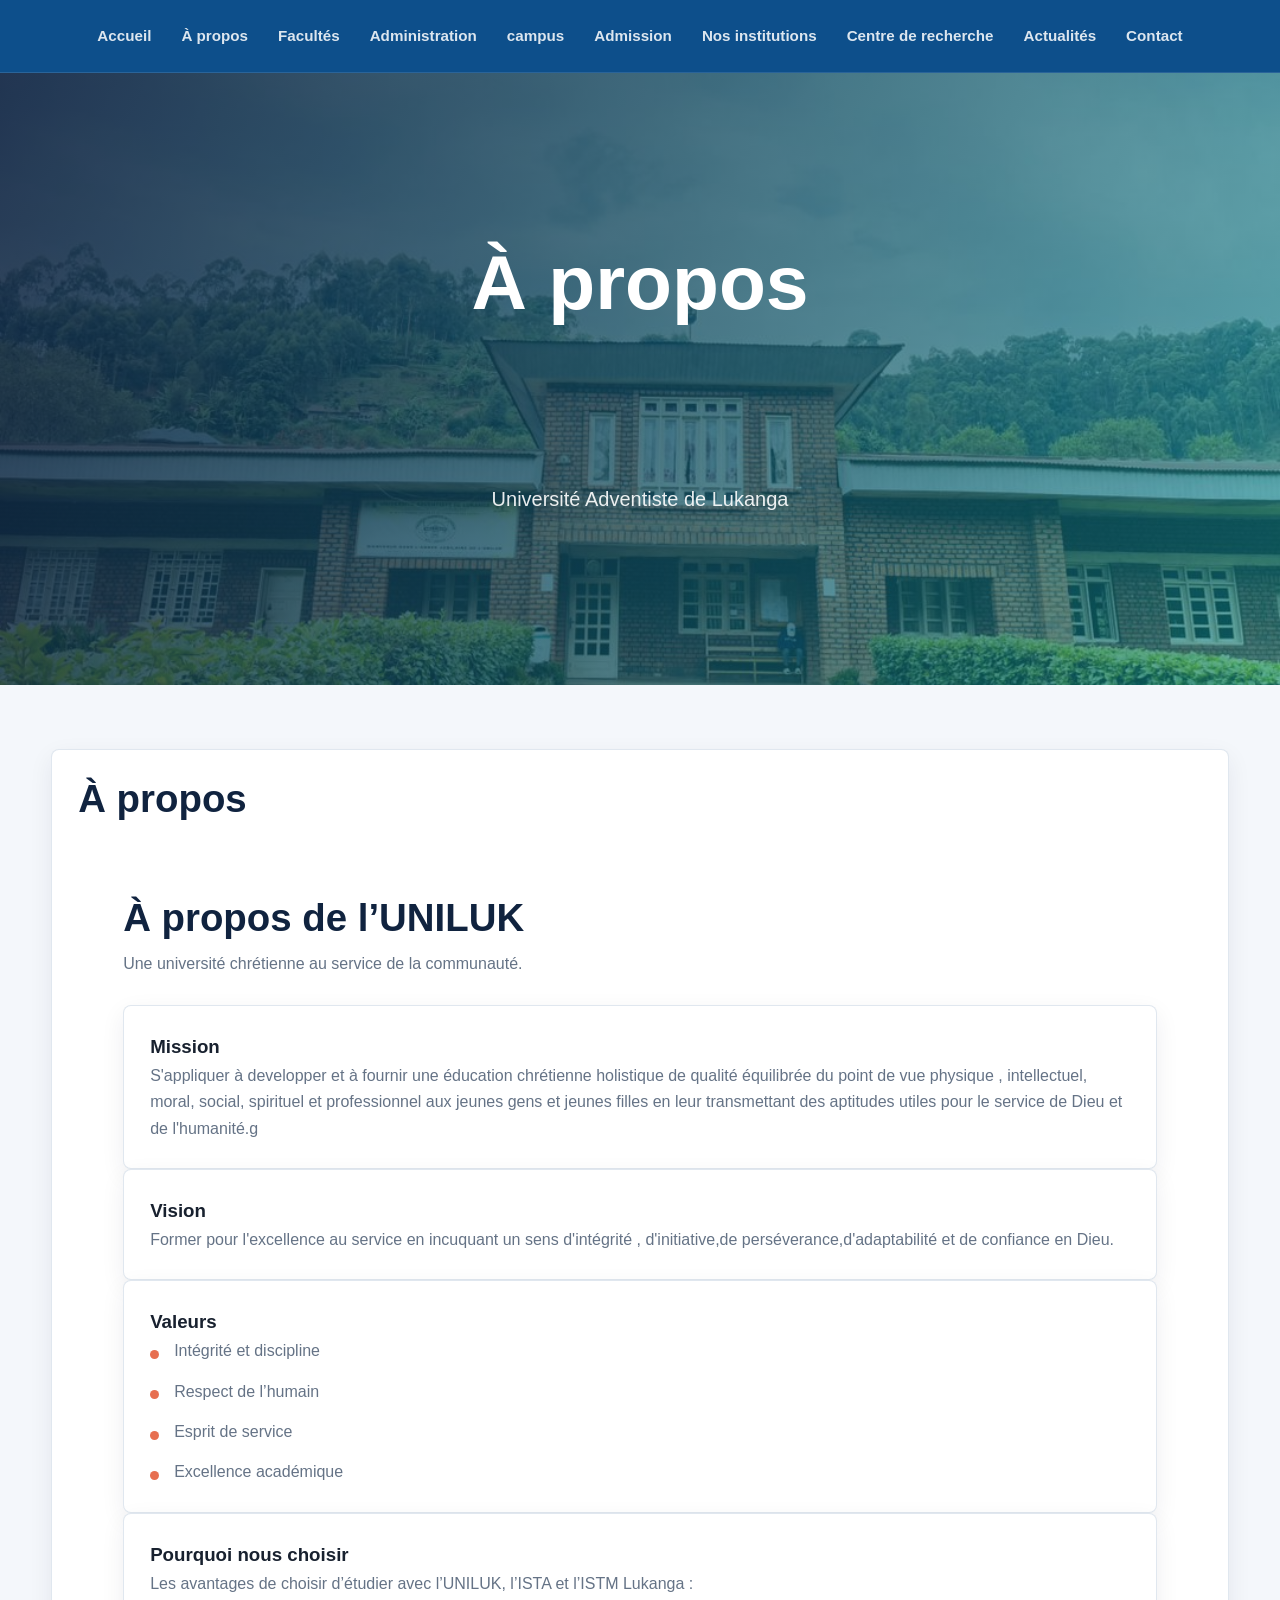
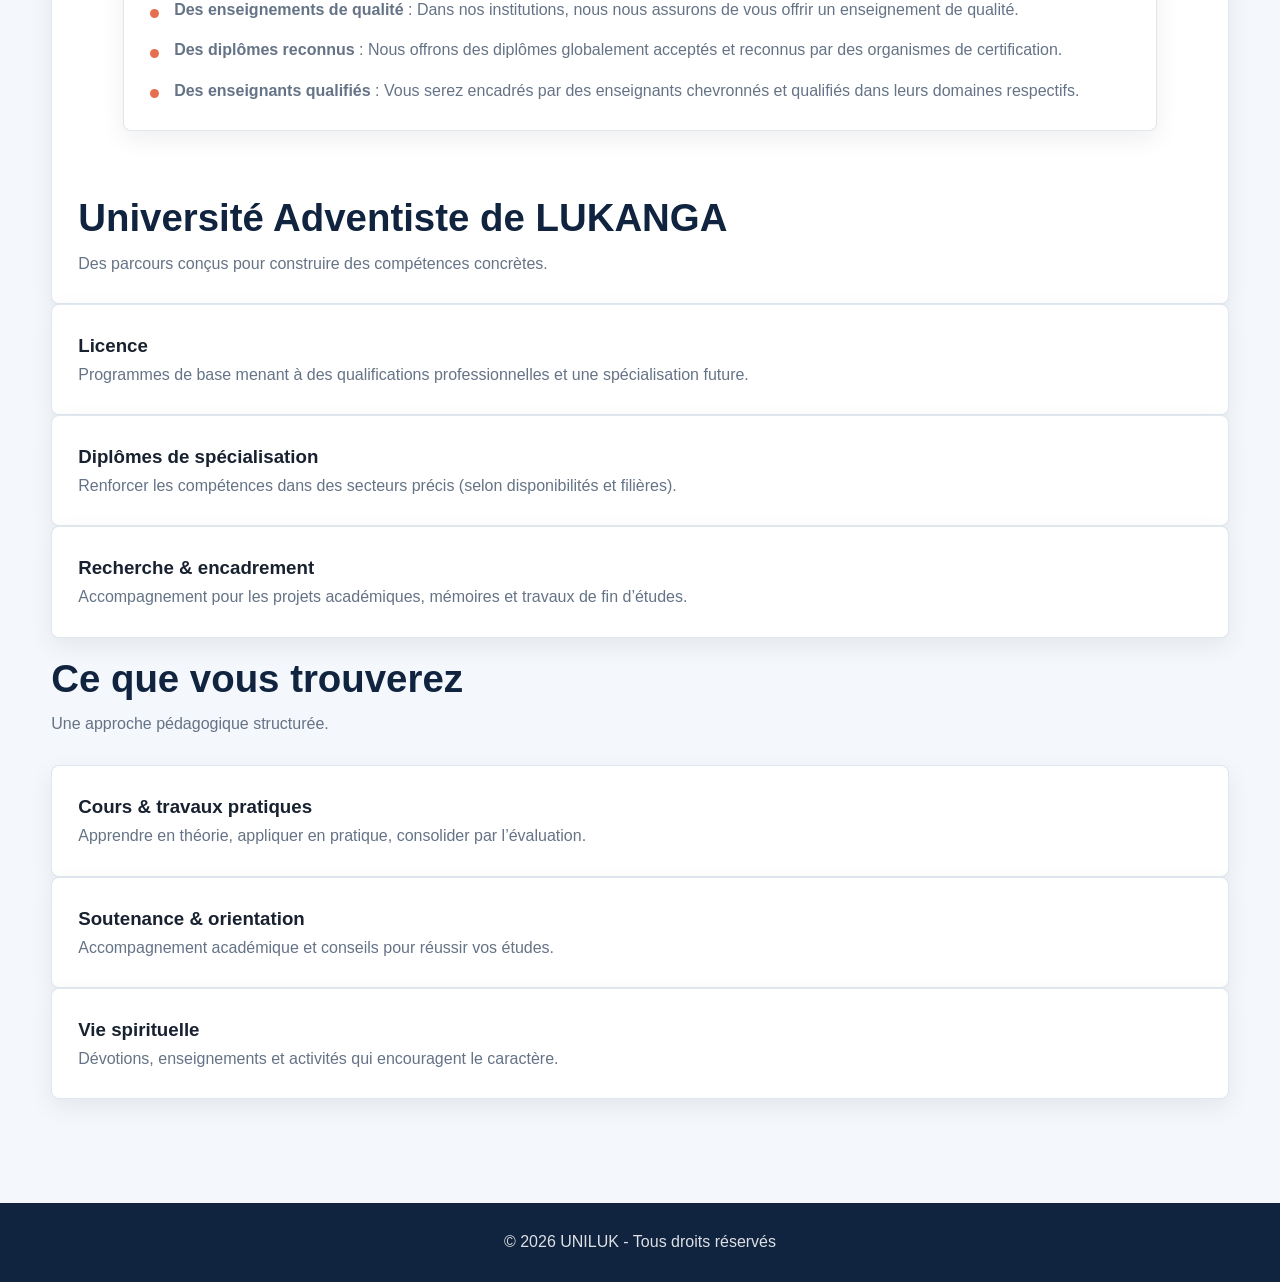
<file: about.html>
<!DOCTYPE html>
<html lang="fr">
<head>
<meta charset="UTF-8">
<meta name="viewport" content="width=device-width, initial-scale=1.0">
<title>Vision & Mission - UNILUK</title>
<link rel="stylesheet" href="style.css">
</head>
<body>

<header>
<nav>

<a href="index.html">Accueil</a>
<a href="about.html">À propos</a>
<a href="faculties.html">Facultés</a>
<a href="administration.html">Administration</a>
<a href="campus.html">campus</a>
<a href="admission.html">Admission</a>
<a href="instutition.html">Nos institutions</a>
<a href="centre.html">Centre de recherche</a>
<a href="news.html">Actualités</a>
<a href="contact.html">Contact</a>

</nav>
</header>

<section class="hero page-hero">
<div style="position:absolute;inset:0;background: linear-gradient(115deg, rgba(16, 35, 63, 0.88), rgba(15, 139, 141, 0.58)), url('./uniluk.jpeg') center/cover; z-index:-1;"></div>
  <h1>À propos</h1>
<p>Université Adventiste de Lukanga</p>
</section>

<div class="container">
<div class="card">
<h2>À propos</h2>
<!-- A PROPOS -->
    <section class="section" id="apropos">
      <div class="container">
        <div class="section-header">
          <div>
            <h2>À propos de l’UNILUK</h2>
            <p>Une université chrétienne au service de la communauté.</p>
          </div>
        </div>

        <div class="grid-3">
          <article class="card">
            <h3>Mission</h3>
            <p>
              S'appliquer à developper et à fournir une éducation chrétienne holistique de qualité équilibrée du point de vue physique , intellectuel, moral,  social, spirituel et professionnel aux jeunes gens et  jeunes filles en leur transmettant des aptitudes utiles pour le service de Dieu et de l'humanité.g
            </p>
          </article>
          <article class="card">
            <h3>Vision</h3>
            <p>
              Former pour l'excellence au service en incuquant un sens d'intégrité , d'initiative,de perséverance,d'adaptabilité et de confiance en Dieu.
            </p>
          </article>
          <article class="card">
            <h3>Valeurs</h3>
            <ul class="list">
              <li>Intégrité et discipline</li>
              <li>Respect de l’humain</li>
              <li>Esprit de service</li>
              <li>Excellence académique</li>
            </ul>
          </article>

          <article class="card" id="pourquoi-nous-choisir">
            <h3>Pourquoi nous choisir</h3>
            <p>Les avantages de choisir d’étudier avec l’UNILUK, l’ISTA et l’ISTM Lukanga :</p>
            <ul class="list">
              <li><strong>Des enseignements de qualité</strong> : Dans nos institutions, nous nous assurons de vous offrir un enseignement de qualité.</li>
              <li><strong>Des diplômes reconnus</strong> : Nous offrons des diplômes globalement acceptés et reconnus par des organismes de certification.</li>
              <li><strong>Des enseignants qualifiés</strong> : Vous serez encadrés par des enseignants chevronnés et qualifiés dans leurs domaines respectifs.</li>
            </ul>
          </article>
        </div>
      </div>
    </section>
       <div class="grid-3">
          <h2>Université Adventiste de LUKANGA</h2>
            <p>Des parcours conçus pour construire des compétences concrètes.</p>
          </div>
        </div>

        <div class="grid-3">
          <article class="card">
            <h3>Licence </h3>
            <p>
              Programmes de base menant à des qualifications professionnelles et une
              spécialisation future.
            </p>
          </article>
          <article class="card">
            <h3>Diplômes de spécialisation</h3>
            <p>
              Renforcer les compétences dans des secteurs précis (selon disponibilités et
              filières).
            </p>
          </article>
          <article class="card">
            <h3>Recherche & encadrement</h3>
            <p>
              Accompagnement pour les projets académiques, mémoires et travaux de fin
              d’études.
            </p>
          </article>
        </div>

        <div class="section-header" style="margin-top:18px">
          <div>
            <h2>Ce que vous trouverez</h2>
            <p>Une approche pédagogique structurée.</p>
          </div>
        </div>

        <div class="grid-3">
          <article class="card">
            <h3>Cours & travaux pratiques</h3>
            <p>Apprendre en théorie, appliquer en pratique, consolider par l’évaluation.</p>
          </article>
          <article class="card">
            <h3>Soutenance & orientation</h3>
            <p>Accompagnement académique et conseils pour réussir vos études.</p>
          </article>
          <article class="card">
            <h3>Vie spirituelle</h3>
            <p>Dévotions, enseignements et activités qui encouragent le caractère.</p>
          </article>
        </div>
      </div>
    </section>

</div>
</div>

<footer>
<p>© 2026 UNILUK - Tous droits réservés</p>
</footer>

<script src="script.js"></script>
</body>
</html>
</file>
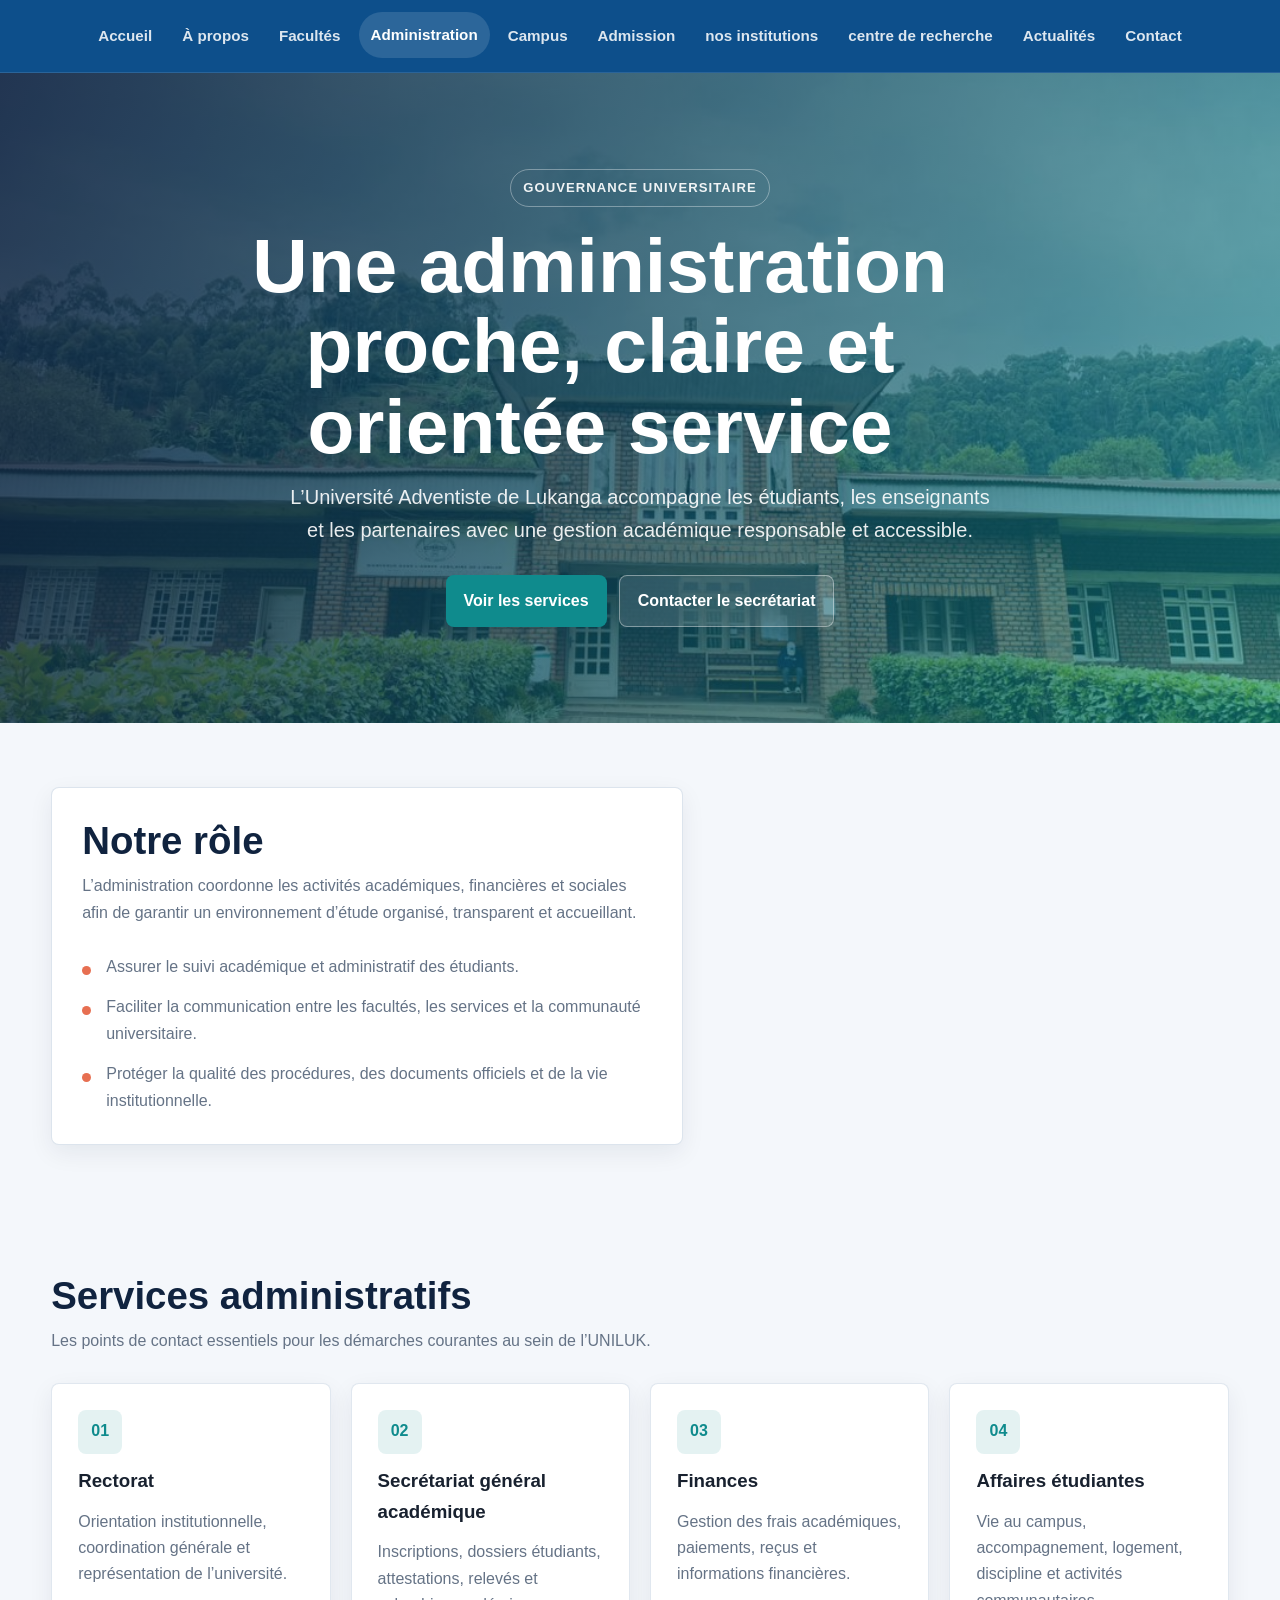
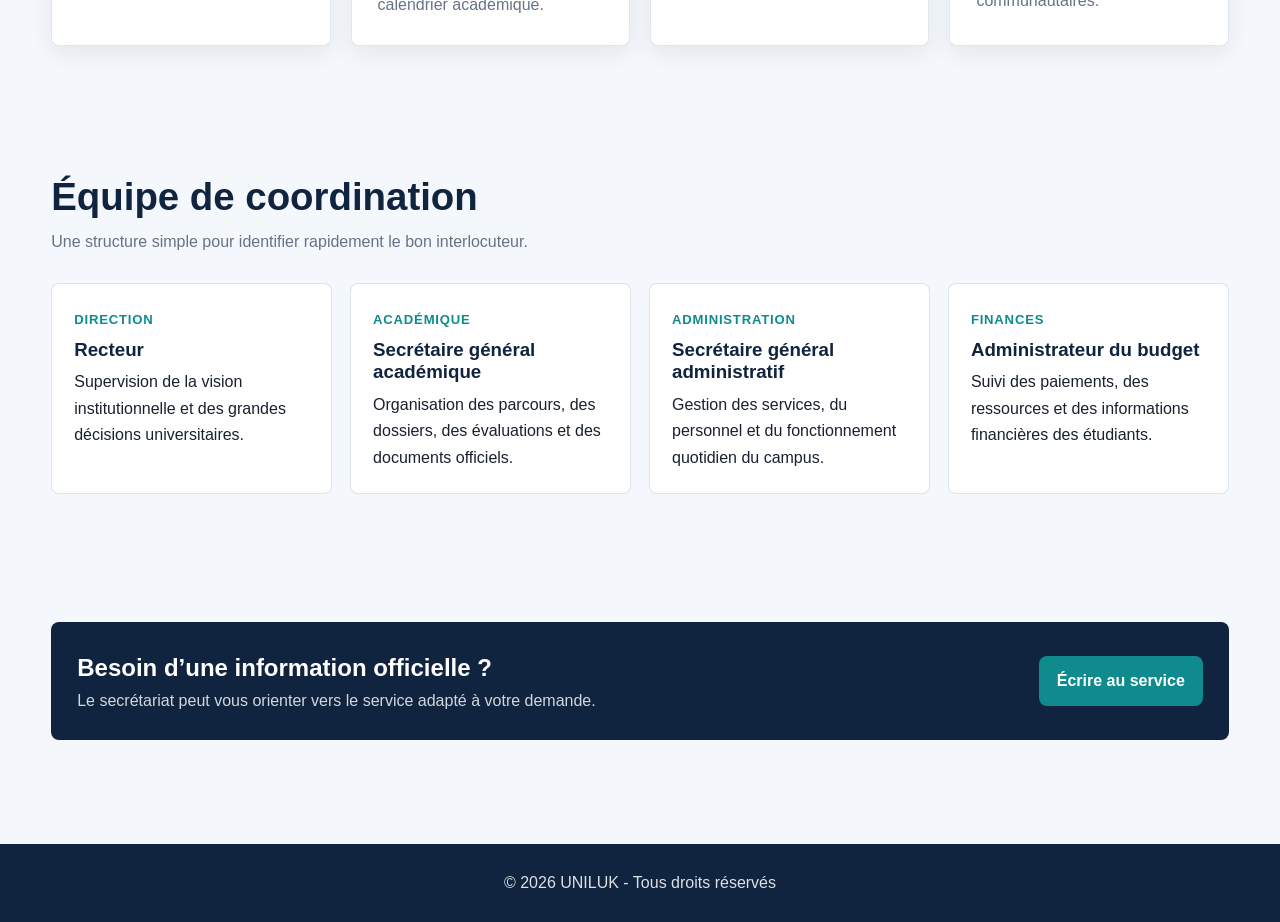
<file: administration.html>
<!DOCTYPE html>
<html lang="fr">
<head>
<meta charset="UTF-8">
<meta name="viewport" content="width=device-width, initial-scale=1.0">
<title>Administration - UNILUK</title>
<link rel="stylesheet" href="style.css">
</head>
<body>

<header>
<nav aria-label="Navigation principale">
<a href="index.html">Accueil</a>
<a href="about.html">À propos</a>
<a href="faculties.html">Facultés</a>
<a href="administration.html" class="active">Administration</a>
<a href="campus.html">Campus</a>
<a href="instutition.html">Admission</a>
<a href="instutition.html">nos institutions</a>
<a href="centre.html">centre de recherche</a>
<a href="news.html">Actualités</a>
<a href="contact.html">Contact</a>
</nav>
</header>

<main>
<section class="hero page-hero">
<div style="position:absolute;inset:0;background: linear-gradient(115deg, rgba(16, 35, 63, 0.88), rgba(15, 139, 141, 0.58)), url('./uniluk.jpeg') center/cover; z-index:-1;"></div>
<div class="hero-content">
<span class="eyebrow">Gouvernance universitaire</span>
<h1>Une administration proche, claire et orientée service</h1>
<p>L’Université Adventiste de Lukanga accompagne les étudiants, les enseignants et les partenaires avec une gestion académique responsable et accessible.</p>
<div class="hero-actions">
<a class="btn" href="#services">Voir les services</a>
<a class="btn secondary" href="contact.html">Contacter le secrétariat</a>
</div>
</div>
</section>

<section class="container split">
<div class="panel">
<div class="section-header">
<h2>Notre rôle</h2>
<p>L’administration coordonne les activités académiques, financières et sociales afin de garantir un environnement d’étude organisé, transparent et accueillant.</p>
</div>
<ul class="list">
<li>Assurer le suivi académique et administratif des étudiants.</li>
<li>Faciliter la communication entre les facultés, les services et la communauté universitaire.</li>
<li>Protéger la qualité des procédures, des documents officiels et de la vie institutionnelle.</li>
</ul>
</div>
</section>

<section class="container" id="services">
<div class="section-header">
<h2>Services administratifs</h2>
<p>Les points de contact essentiels pour les démarches courantes au sein de l’UNILUK.</p>
</div>

<div class="grid">
<article class="card feature-card">
<span class="icon-badge">01</span>
<h3>Rectorat</h3>
<p>Orientation institutionnelle, coordination générale et représentation de l’université.</p>
</article>

<article class="card feature-card">
<span class="icon-badge">02</span>
<h3>Secrétariat général académique</h3>
<p>Inscriptions, dossiers étudiants, attestations, relevés et calendrier académique.</p>
</article>

<article class="card feature-card">
<span class="icon-badge">03</span>
<h3>Finances</h3>
<p>Gestion des frais académiques, paiements, reçus et informations financières.</p>
</article>

<article class="card feature-card">
<span class="icon-badge">04</span>
<h3>Affaires étudiantes</h3>
<p>Vie au campus, accompagnement, logement, discipline et activités communautaires.</p>
</article>
</div>
</section>

<section class="container">
<div class="section-header">
<h2>Équipe de coordination</h2>
<p>Une structure simple pour identifier rapidement le bon interlocuteur.</p>
</div>

<div class="team">
<article class="person">
<span>Direction</span>
<h3>Recteur</h3>
<p>Supervision de la vision institutionnelle et des grandes décisions universitaires.</p>
</article>

<article class="person">
<span>Académique</span>
<h3>Secrétaire général académique</h3>
<p>Organisation des parcours, des dossiers, des évaluations et des documents officiels.</p>
</article>

<article class="person">
<span>Administration</span>
<h3>Secrétaire général administratif</h3>
<p>Gestion des services, du personnel et du fonctionnement quotidien du campus.</p>
</article>

<article class="person">
<span>Finances</span>
<h3>Administrateur du budget</h3>
<p>Suivi des paiements, des ressources et des informations financières des étudiants.</p>
</article>
</div>
</section>

<section class="container">
<div class="callout">
<div>
<h2>Besoin d’une information officielle ?</h2>
<p>Le secrétariat peut vous orienter vers le service adapté à votre demande.</p>
</div>
<a class="btn" href="contact.html">Écrire au service</a>
</div>
</section>
</main>

<footer>
<p>© 2026 UNILUK - Tous droits réservés</p>
</footer>

<script src="script.js"></script>
</body>
</html>
</file>
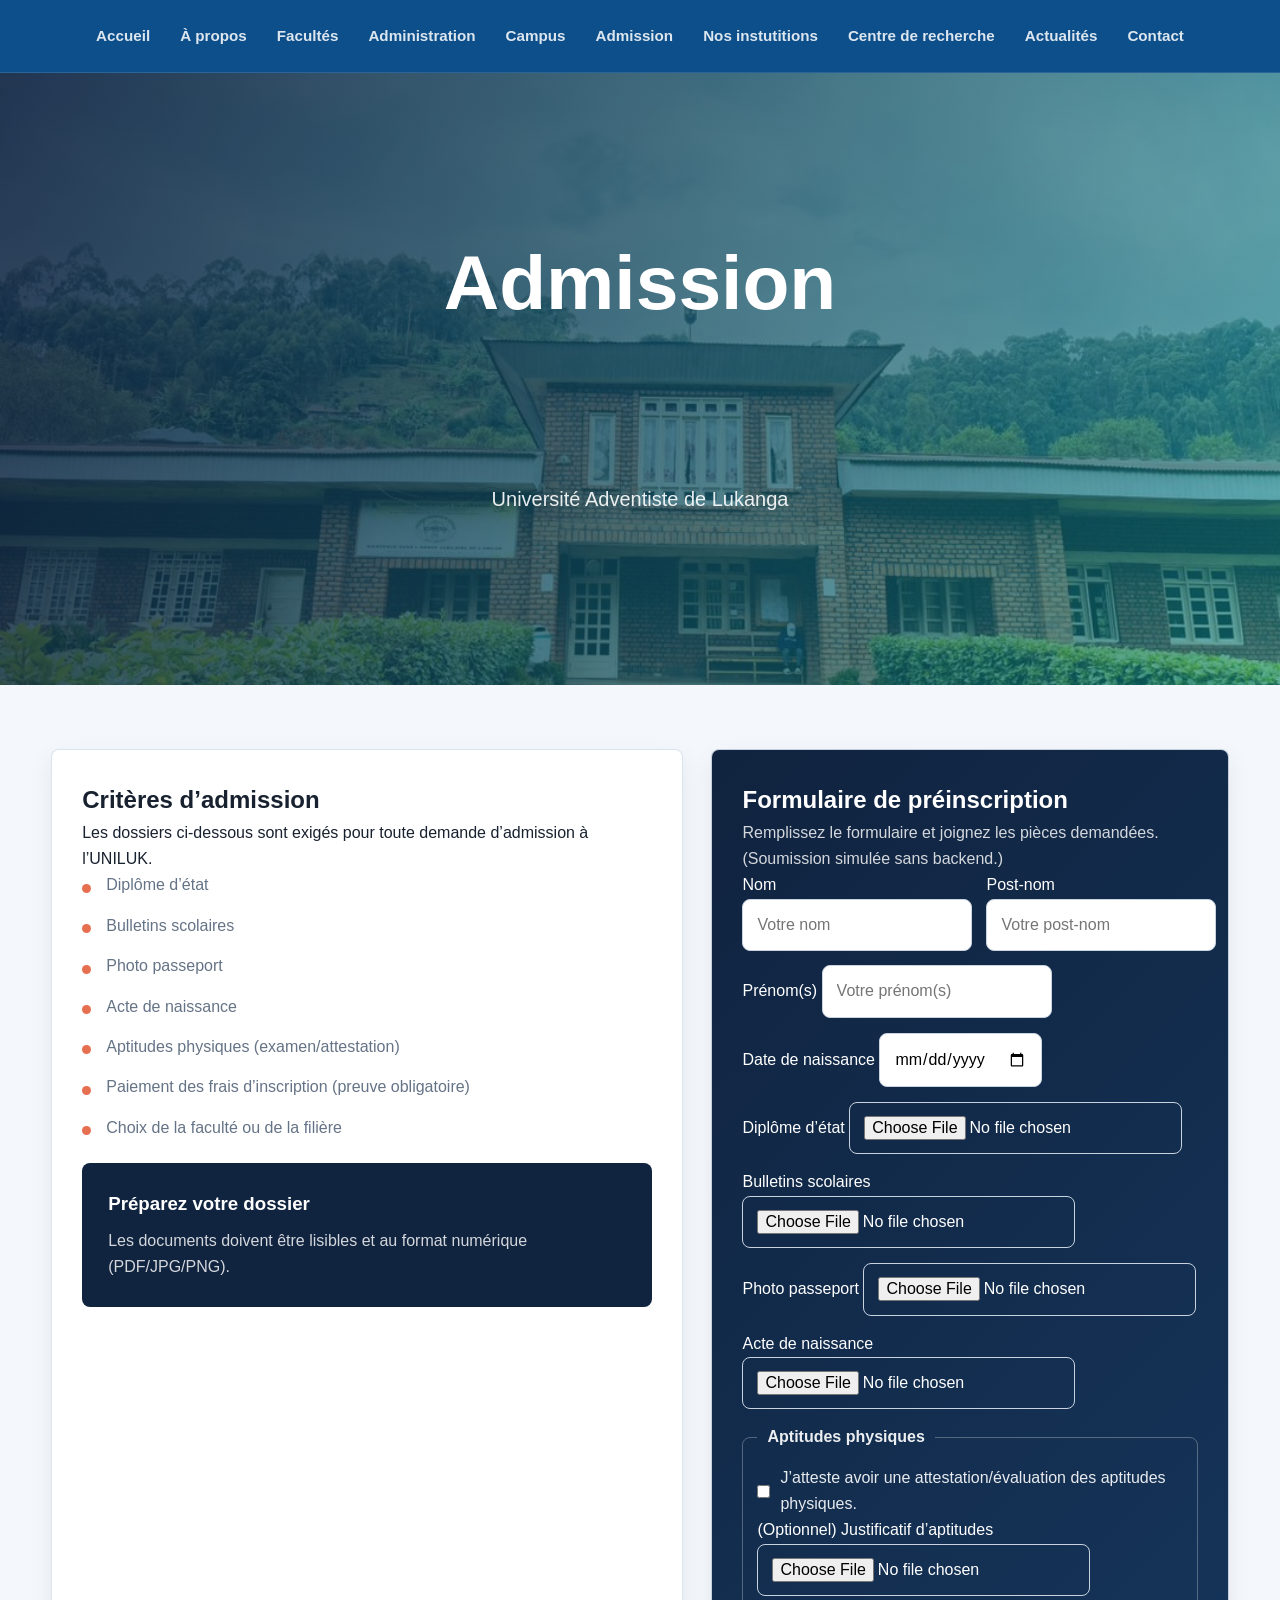
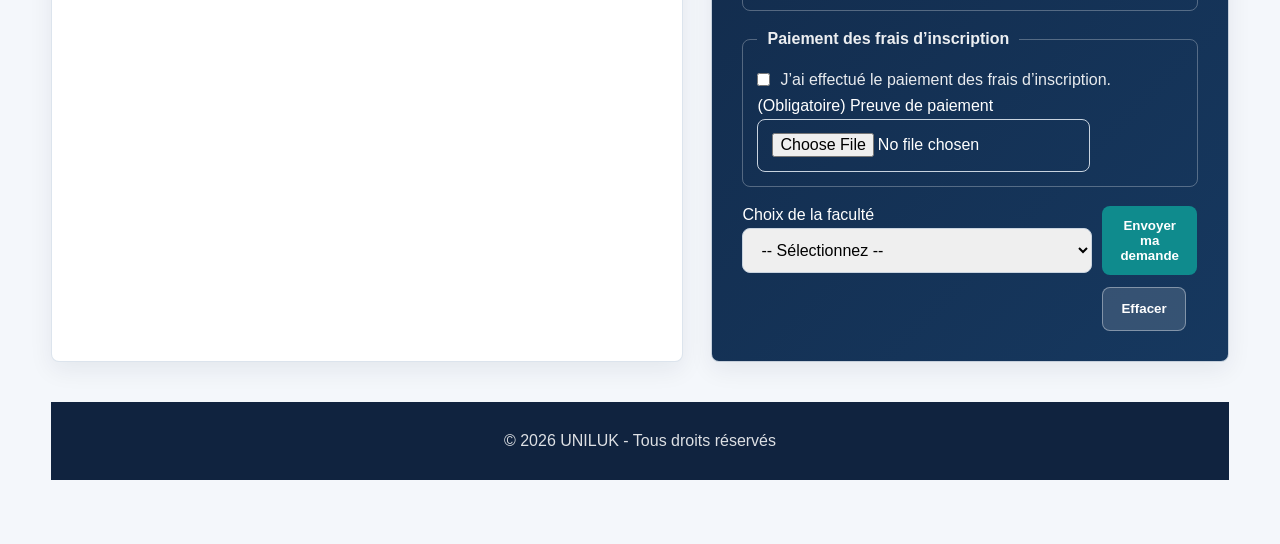
<file: admission.html>
<!DOCTYPE html>
<html lang="fr">
<head>
<meta charset="UTF-8">
<meta name="viewport" content="width=device-width, initial-scale=1.0">
<title>Admission - Campus UNILUK</title>
<link rel="stylesheet" href="style.css">
</head>
<body>

<header>
<nav>

<a href="index.html">Accueil</a>
<a href="about.html">À propos</a>
<a href="faculties.html">Facultés</a>
<a href="administration.html">Administration</a>
<a href="campus.html">Campus</a>
<a href="admission.html">Admission</a>
<a href="instutition.html">Nos instutitions</a>
<a href="centre.html">Centre de recherche</a>
<a href="news.html">Actualités</a>
<a href="contact.html">Contact</a>

</nav>
</header>

<section class="hero page-hero">
<div style="position:absolute;inset:0;background: linear-gradient(115deg, rgba(16, 35, 63, 0.88), rgba(15, 139, 141, 0.58)), url('./uniluk.jpeg') center/cover; z-index:-1;"></div>
  <h1>Admission</h1>
  <p>Université Adventiste de Lukanga</p>
</section>

<div class="container">
  <div class="split">
    <div class="panel">
      <h2>Critères d’admission</h2>
      <p>Les dossiers ci-dessous sont exigés pour toute demande d’admission à l’UNILUK.</p>
      <ul class="list">
        <li>Diplôme d’état </li>
        <li>Bulletins scolaires </li>
        <li>Photo passeport</li>
        <li>Acte de naissance</li>
        <li>Aptitudes physiques (examen/attestation)</li>
        <li>Paiement des frais d’inscription (preuve obligatoire)</li>
        <li>Choix de la faculté ou de la filière</li>
      </ul>

      <div style="margin-top: 22px" class="callout">
        <div>
          <h3 style="margin:0 0 8px;color:var(--white)">Préparez votre dossier</h3>
          <p style="margin:0">Les documents doivent être lisibles et au format numérique (PDF/JPG/PNG).</p>
        </div>
      </div>
    </div>

    <div class="panel highlight-panel">
      <h2>Formulaire de préinscription</h2>
      <p>Remplissez le formulaire et joignez les pièces demandées. (Soumission simulée sans backend.)</p>

      <form id="admissionForm" action="#" method="post" enctype="multipart/form-data" novalidate class="admission-form">
        <div class="grid" style="grid-template-columns: 1fr 1fr; gap: 14px;">
          <label>
            Nom
            <input name="nom" type="text" placeholder="Votre nom" required />
          </label>
          <label>
            Post-nom
            <input name="postnom" type="text" placeholder="Votre post-nom" />
          </label>
          <label style="grid-column: span 2;">
            Prénom(s)
            <input name="prenoms" type="text" placeholder="Votre prénom(s)" required />
          </label>
        </div>

        <label>
          Date de naissance
          <input name="dateNaissance" type="date" required />
        </label>

        <label>
          Diplôme d’état 
          <input name="diplomeEtat" type="file" accept="application/pdf,image/*" required />
        </label>

        <label>
          Bulletins scolaires 
          <input name="bulletins" type="file" accept="application/pdf,image/*" required />
        </label>

        <label>
          Photo passeport 
          <input name="photoPasseport" type="file" accept="image/*" required />
        </label>

        <label>
          Acte de naissance 
          <input name="acteNaissance" type="file" accept="application/pdf,image/*" required />
        </label>

        <fieldset style="border: 1px solid rgba(255,255,255,0.28); border-radius: 8px; padding: 14px;">
          <legend style="padding:0 10px;color:rgba(255,255,255,0.92);font-weight:900;">Aptitudes physiques</legend>
          <label style="display:flex; gap:10px; align-items:center; color: rgba(255,255,255,0.9);">
            <input type="checkbox" name="aptitudes" required />
            J’atteste avoir une attestation/évaluation des aptitudes physiques.
          </label>
          <label style="margin-top: 10px;">
            (Optionnel) Justificatif d’aptitudes
            <input name="aptitudesJustificatif" type="file" accept="application/pdf,image/*" />
          </label>
        </fieldset>

        <fieldset style="border: 1px solid rgba(255,255,255,0.28); border-radius: 8px; padding: 14px;">
          <legend style="padding:0 10px;color:rgba(255,255,255,0.92);font-weight:900;">Paiement des frais d’inscription</legend>
          <label style="display:flex; gap:10px; align-items:center; color: rgba(255,255,255,0.9);">
            <input type="checkbox" name="paiement" required />
            J’ai effectué le paiement des frais d’inscription.
          </label>
          <label style="margin-top: 10px;">
            (Obligatoire) Preuve de paiement
            <input name="preuvePaiement" type="file" accept="application/pdf,image/*" required />
          </label>
        </fieldset>

        <div class="grid" style="grid-template-columns:0.2fr 0.2fr ; gap: 10px;">
          <label>
            Choix de la faculté
            <select name="faculte" required>
              <option value="" selected disabled>-- Sélectionnez --</option>
              <option value="Faculté des Sciences et Technologies">Faculté des Sciences et Technologies</option>
              <option value="Faculté de Médecine">Faculté de Médecine</option>
              <option value="Faculté des Lettres et Sciences Humaines">Faculté des Lettres et Sciences Humaines</option>
              <option value="Faculté des Sciences Économiques">Faculté des Sciences Économiques</option>
              <option value="Autre">Autre</option>
            </select>
          </label>
        <div style="display:flex; gap: 12px; margin-top: 4px; flex-wrap: wrap;">
          <button type="submit" class="btn">Envoyer ma demande</button>
          <button type="reset" class="btn secondary">Effacer</button>
        </div>
      </form>
    </div>
  </div>
</div>

<footer>
<p>© 2026 UNILUK - Tous droits réservés</p>
</footer>

<script src="script.js"></script>
</body>
</html>
</file>
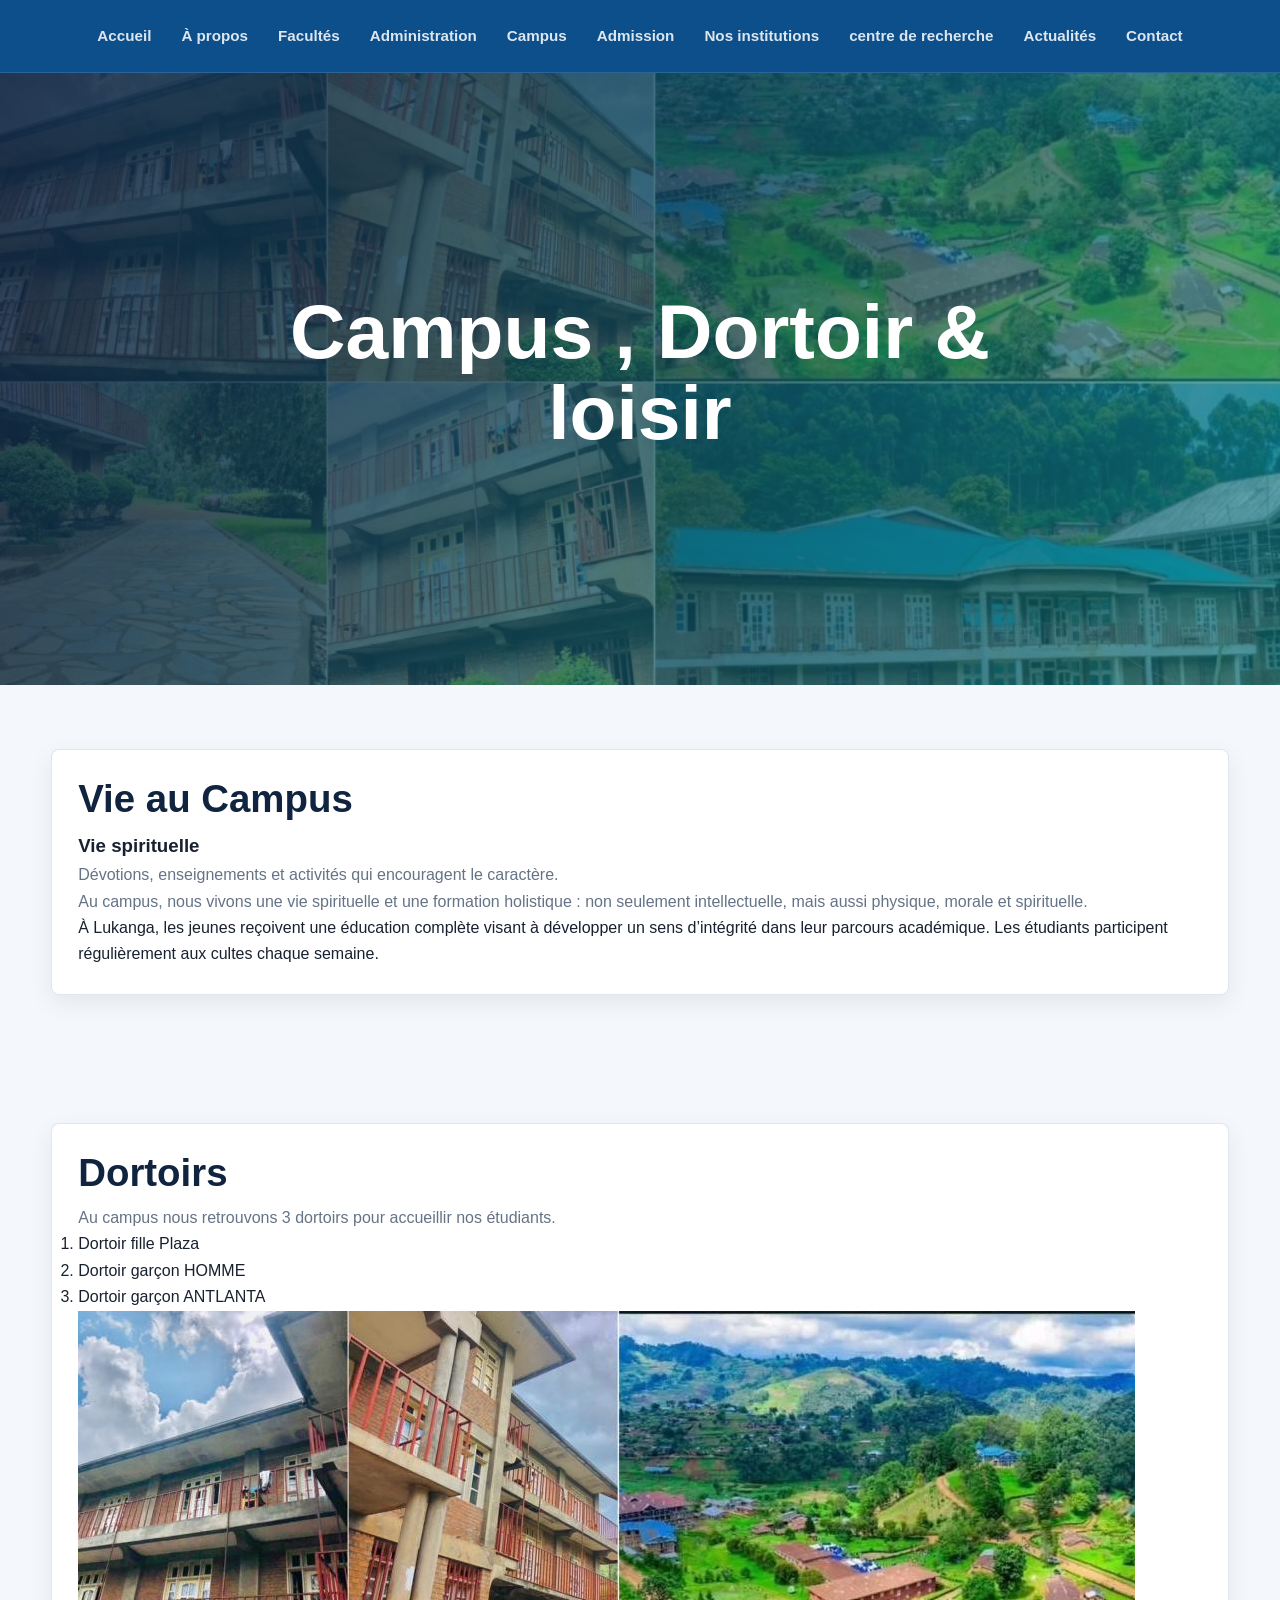
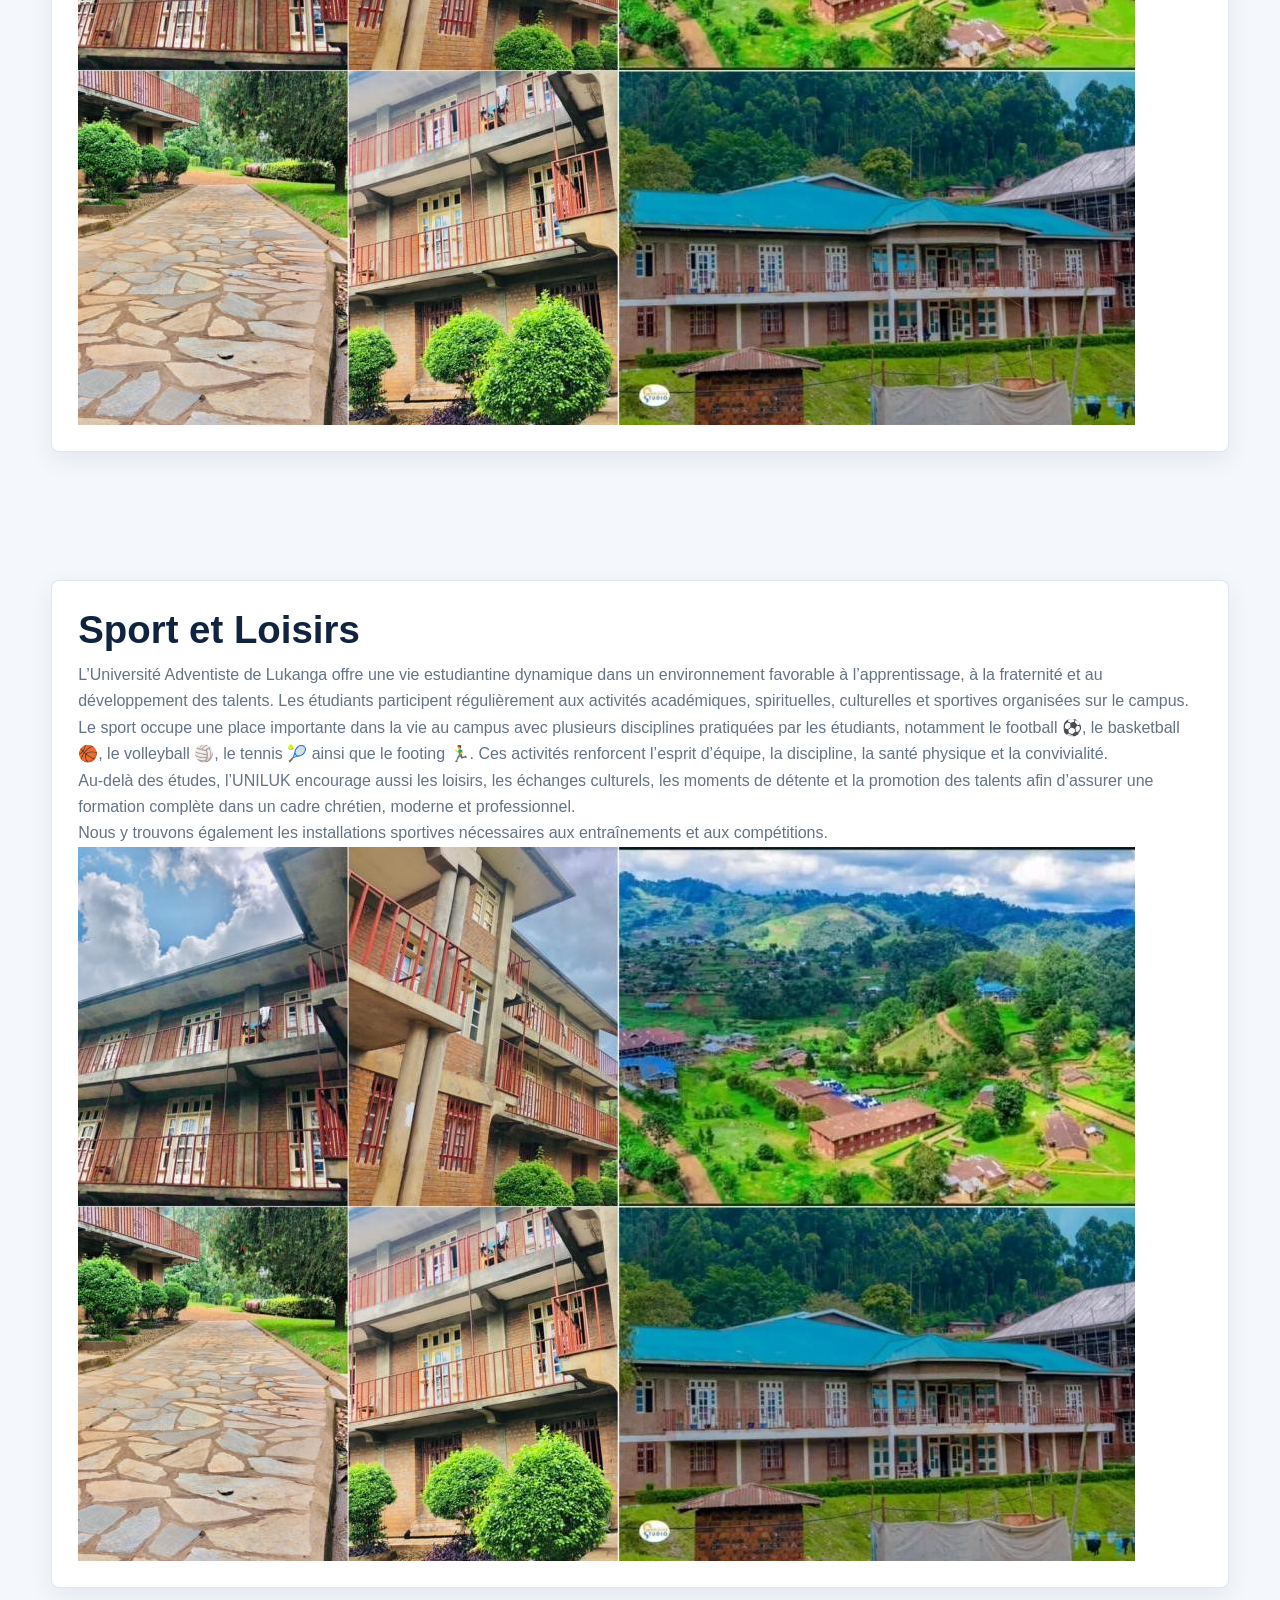
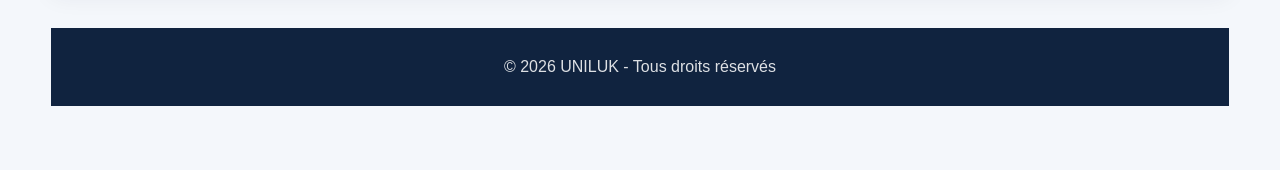
<file: campus.html>
<!DOCTYPE html>
<html lang="fr">
<head>
<meta charset="UTF-8">
<meta name="viewport" content="width=device-width, initial-scale=1.0">
<title>Dortoir & Vie étudiante - UNILUK</title>
<link rel="stylesheet" href="style.css">
</head>
<body>

<header>
<nav>

<a href="index.html">Accueil</a>
<a href="about.html">À propos</a>
<a href="faculties.html">Facultés</a>
<a href="administration.html">Administration</a>
<a href="campus.html">Campus</a>
<a href="admission.html">Admission</a>
<a href="instutition.html">Nos institutions</a>
<a href="centre.html">centre de recherche</a>
<a href="news.html">Actualités</a>
<a href="contact.html">Contact</a>

</nav>
</header>

<section class="hero page-hero" id="Campus">
<div style="position:absolute;inset:0;background: linear-gradient(115deg, rgba(16, 35, 63, 0.88), rgba(15, 139, 141, 0.58)), url('./uniluk.jpeg') center/cover; z-index:-1;"></div>
  <h1>Campus , Dortoir & loisir</h1>
</section>

<div class="container" >
  <div class="card">
    <h2>Vie au Campus</h2>

    <h3>Vie spirituelle</h3>
    <p>Dévotions, enseignements et activités qui encouragent le caractère.</p>

    <p>Au campus, nous vivons une vie spirituelle et une formation holistique : non seulement intellectuelle, mais aussi physique, morale et spirituelle.</p>
    <span>À Lukanga, les jeunes reçoivent une éducation complète visant à développer un sens d’intégrité dans leur parcours académique.</span>
    <span>Les étudiants participent régulièrement aux cultes chaque semaine.</span>
  </div>
</div>
<div class="container">
<div class="card">
<h2> Dortoirs</h2>
<p>Au campus nous retrouvons 3 dortoirs pour accueillir nos étudiants.</p>
<ol>
  <li>Dortoir fille Plaza </li>
  <li>Dortoir garçon HOMME </li>
  <li>Dortoir garçon ANTLANTA </li>
</ol>
 <div class="images-dortoir" id="dortoirs-image">
  <img src="./Campus.jpeg" alt="Dortoir fille Plaza">
  
 </div>

</div>
</div>
<div class="container">
  <div class="card">
    <h2>Sport et Loisirs</h2>

    <p>L’Université Adventiste de Lukanga offre une vie estudiantine dynamique dans un environnement favorable à l’apprentissage, à la fraternité et au développement des talents. Les étudiants participent régulièrement aux activités académiques, spirituelles, culturelles et sportives organisées sur le campus.</p>

    <p>Le sport occupe une place importante dans la vie au campus avec plusieurs disciplines pratiquées par les étudiants, notamment le football ⚽, le basketball 🏀, le volleyball 🏐, le tennis 🎾 ainsi que le footing 🏃‍♂️. Ces activités renforcent l’esprit d’équipe, la discipline, la santé physique et la convivialité.</p>

    <p>Au-delà des études, l’UNILUK encourage aussi les loisirs, les échanges culturels, les moments de détente et la promotion des talents afin d’assurer une formation complète dans un cadre chrétien, moderne et professionnel.</p>

    <p>Nous y trouvons également les installations sportives nécessaires aux entraînements et aux compétitions.</p>

    <img src="./Campus.jpeg" alt="Sport et loisirs au campus" id="loisir-image">
  </div>

<footer>
<p>© 2026 UNILUK - Tous droits réservés</p>
</footer>

<script src="script.js"></script>
</body>
</html>
</file>
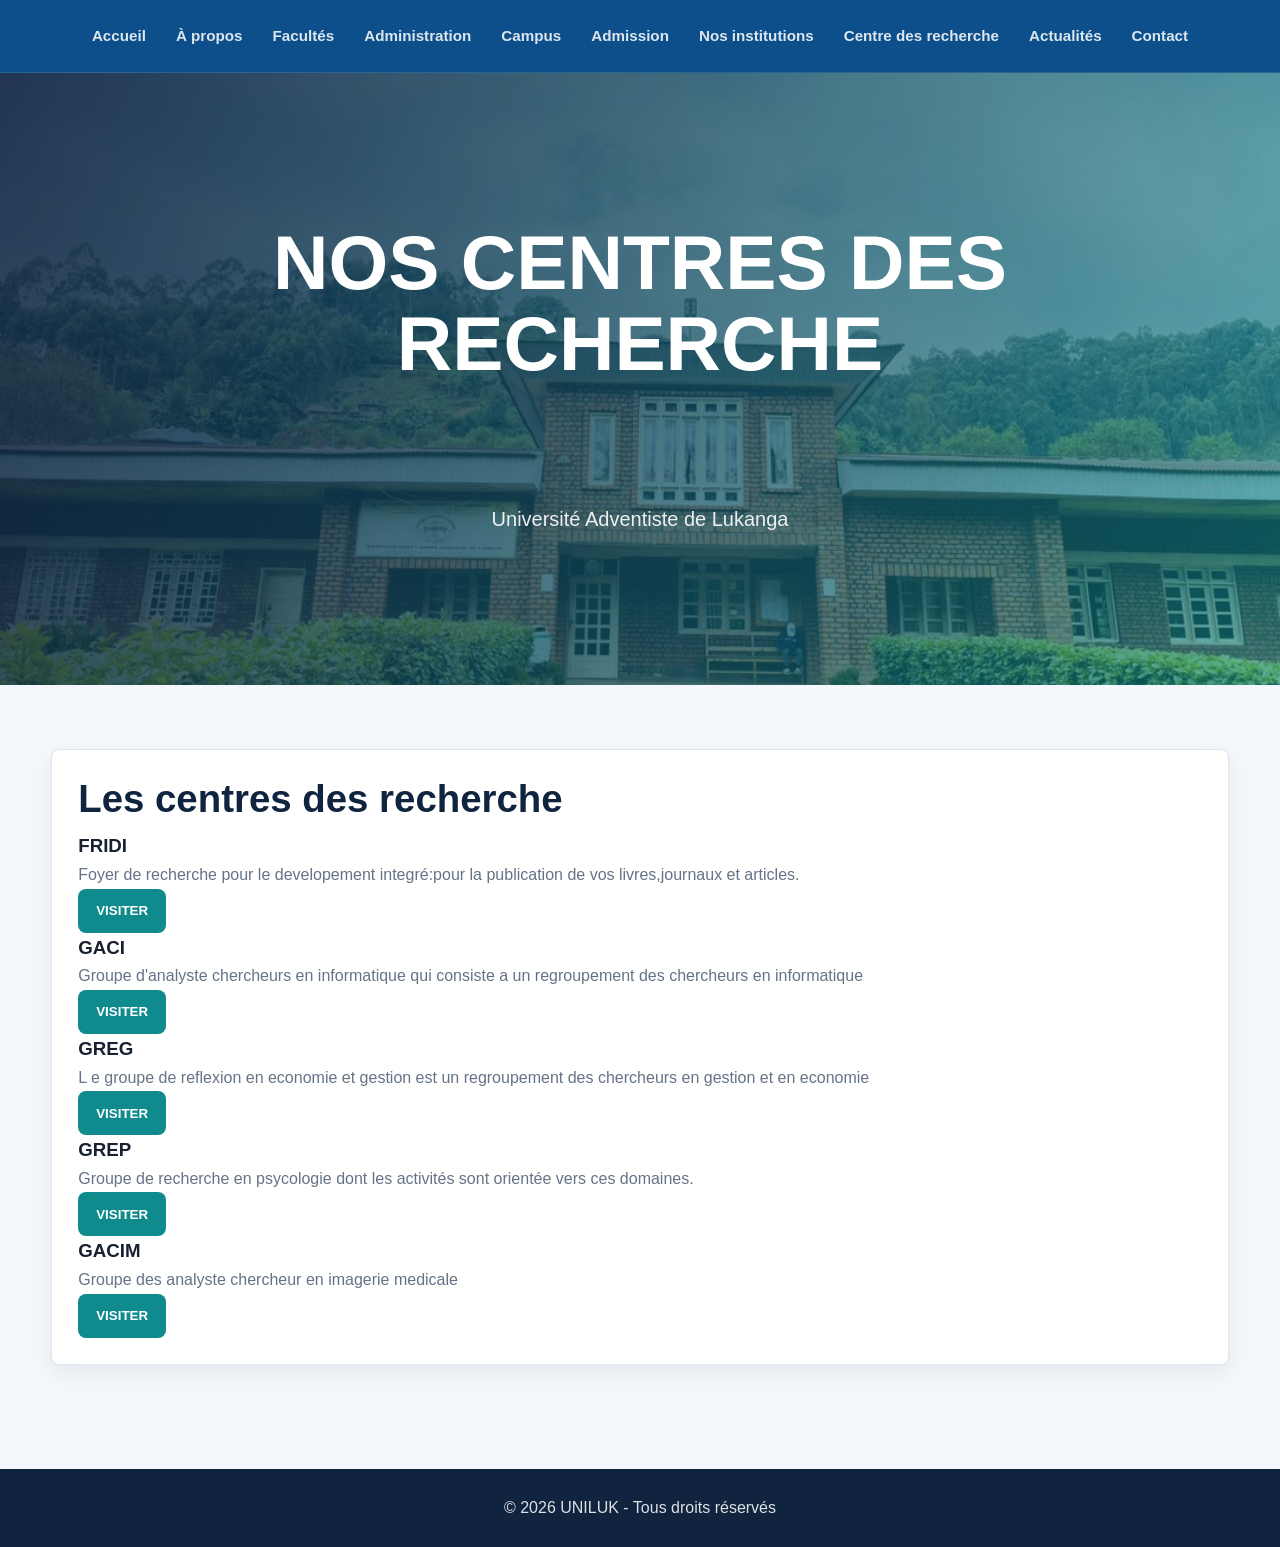
<file: centre.html>
<!DOCTYPE html>
<html lang="fr">
<head>
<meta charset="UTF-8">
<meta name="viewport" content="width=device-width, initial-scale=1.0">
<title>Centre UNILUK</title>
<link rel="stylesheet" href="style.css">
</head>
<body>

<header>
<nav>

<a href="index.html">Accueil</a>
<a href="about.html">À propos</a>
<a href="faculties.html">Facultés</a>
<a href="administration.html">Administration</a>
<a href="campus.html">Campus</a>
<a href="admission.html">Admission</a>
<a href="instutition.html">Nos institutions</a>
<a href="centre.html">Centre des recherche </a>
<a href="news.html">Actualités</a>
<a href="contact.html">Contact</a>

</nav>
</header>

<section class="hero page-hero">
<div style="position:absolute;inset:0;background: linear-gradient(115deg, rgba(16, 35, 63, 0.88), rgba(15, 139, 141, 0.58)), url('./uniluk.jpeg') center/cover; z-index:-1;"></div>
  <h1> NOS CENTRES DES RECHERCHE</h1>
  <p>Université Adventiste de Lukanga</p>
</section>

<div class="container">
   <div class="card">
    <h2>Les centres des recherche</h2>
    <div class="card'grid">
        <h3>FRIDI</h3>
        <p>Foyer de recherche pour le developement integré:pour la publication de vos livres,journaux et articles.</p>
        <button id="btn">VISITER</button>
    </div>
    <div class="card'grid">
        <h3>GACI</h3>
        <p>Groupe d'analyste chercheurs en informatique qui consiste a un regroupement des chercheurs en informatique</p>
        
        <button id="btn">VISITER</button>
    </div>
    <div class="card'grid">
    
        <h3>GREG</h3>
        <p>L e groupe de reflexion en economie et gestion est un regroupement des chercheurs en gestion et en economie</p>
        <button id="btn">VISITER</button>
    </div>
    <div class="card'grid">
    
        <h3>GREP</h3>
        <p>Groupe de recherche en psycologie dont les activités sont orientée vers ces domaines.</p>
        <button id="btn">VISITER</button>
        <h3>GACIM</h3>
        <p>Groupe des analyste chercheur en imagerie medicale</p>
        <button id="btn">VISITER</button>
    </div>
  </div>
</div>

<footer>
<p>© 2026 UNILUK - Tous droits réservés</p>
</footer>

<script src="script.js"></script>
</body>
</html>
</file>
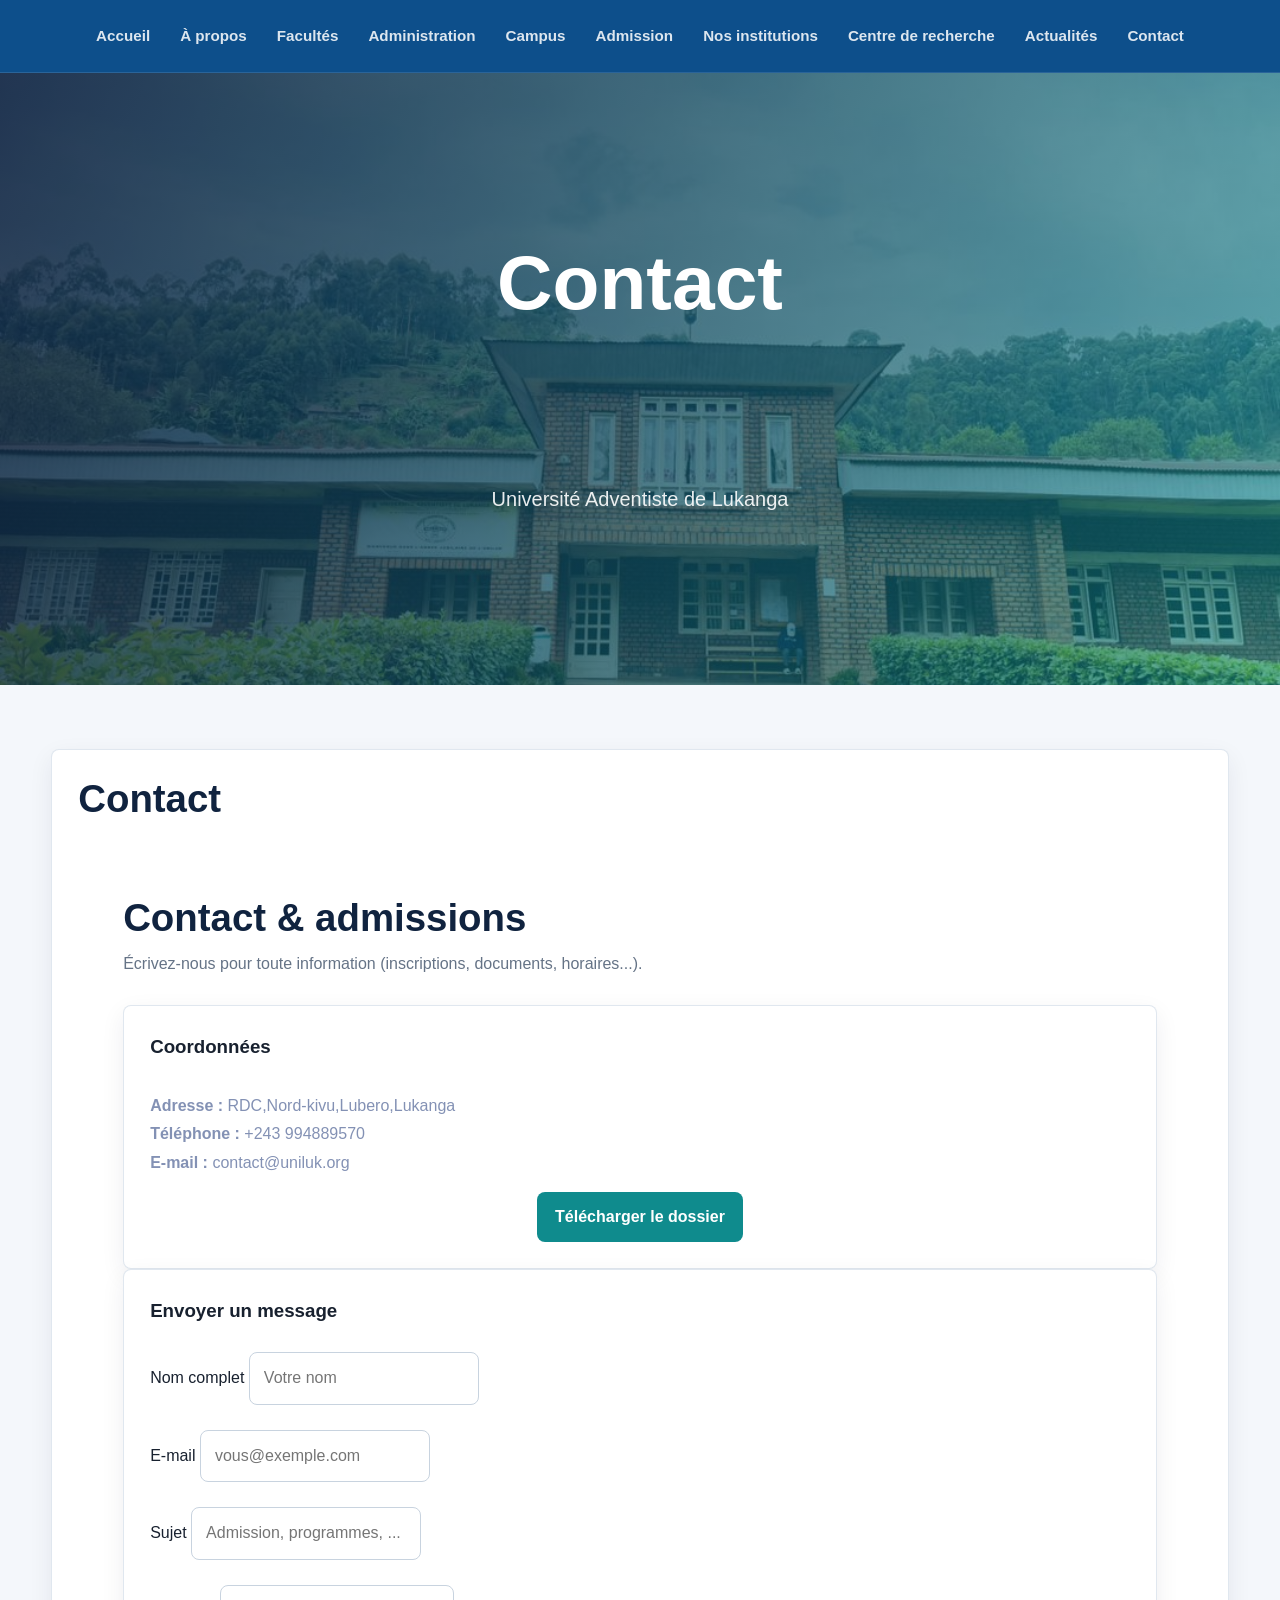
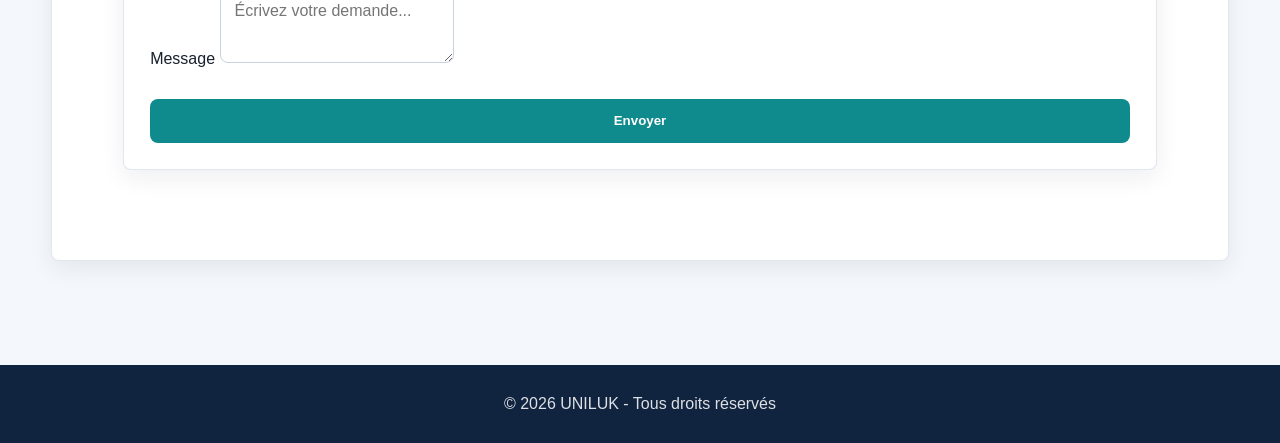
<file: contact.html>
<!DOCTYPE html>
<html lang="fr">
<head>
<meta charset="UTF-8">
<meta name="viewport" content="width=device-width, initial-scale=1.0">
<title>Contact - UNILUK</title>
<link rel="stylesheet" href="style.css">
</head>
<body>

<header>
<nav>

<a href="index.html">Accueil</a>
<a href="about.html">À propos</a>
<a href="faculties.html">Facultés</a>
<a href="administration.html">Administration</a>
<a href="campus.html">Campus</a>
<a href="admission.html">Admission</a>
<a href="instutition.html">Nos institutions</a>
<a href="centre.html">Centre de recherche</a>
<a href="news.html">Actualités</a>
<a href="contact.html">Contact</a>

</nav>
</header>

<section class="hero">
<h1>Contact</h1>
<p>Université Adventiste de Lukanga</p>
</section>

<div class="container">
<div class="card">
<h2>Contact</h2>
<section class="section" id="contact">
      <div class="container">
        <div class="section-header">
          <div>
            <h2>Contact & admissions</h2>
            <p>Écrivez-nous pour toute information (inscriptions, documents, horaires...).</p>
          </div>
        </div>

        <div class="contact" role="form">
          <div class="card">
            <h3>Coordonnées</h3>
            <p class="section-description" style="margin:0;color:rgba(83, 103, 151, 0.72);line-height:1.8">
              <br/>
              <b>Adresse :</b> RDC,Nord-kivu,Lubero,Lukanga
              <br/>
              <b>Téléphone :</b> +243 994889570
              <br/>
              <b>E-mail :</b> contact@uniluk.org
            </p>
            <div class="hero-actions" style="margin-top:14px">
              <a class="btn" href="#">Télécharger le dossier </a>
            </div>
          </div>

          <form class="card" onsubmit="event.preventDefault(); alert('Message envoyé (démo).');">
            <h3>Envoyer un message</h3>
            <div class="field" style="margin-top:10px">
              <label for="nom">Nom complet</label>
              <input id="nom" name="nom" required placeholder="Votre nom" />
            </div>
            <div class="field" style="margin-top:10px">
              <label for="email">E-mail</label>
              <input id="email" name="email" type="email" required placeholder="vous@exemple.com" />
            </div>
            <div class="field" style="margin-top:10px">
              <label for="sujet">Sujet</label>
              <input id="sujet" name="sujet" required placeholder="Admission, programmes, ..." />
            </div>
            <div class="field" style="margin-top:10px">
              <label for="message">Message</label>
              <textarea id="message" name="message" required placeholder="Écrivez votre demande..."></textarea>
            </div>
            <button class="btn btn-primary" type="submit" style="margin-top:12px;width:100%">
              Envoyer
            </button>
          </form>
        </div>
      </div>
    </section>
</div>
</div>

<footer>
<p>© 2026 UNILUK - Tous droits réservés</p>
</footer>

<script src="script.js"></script>
</body>
</html>
</file>
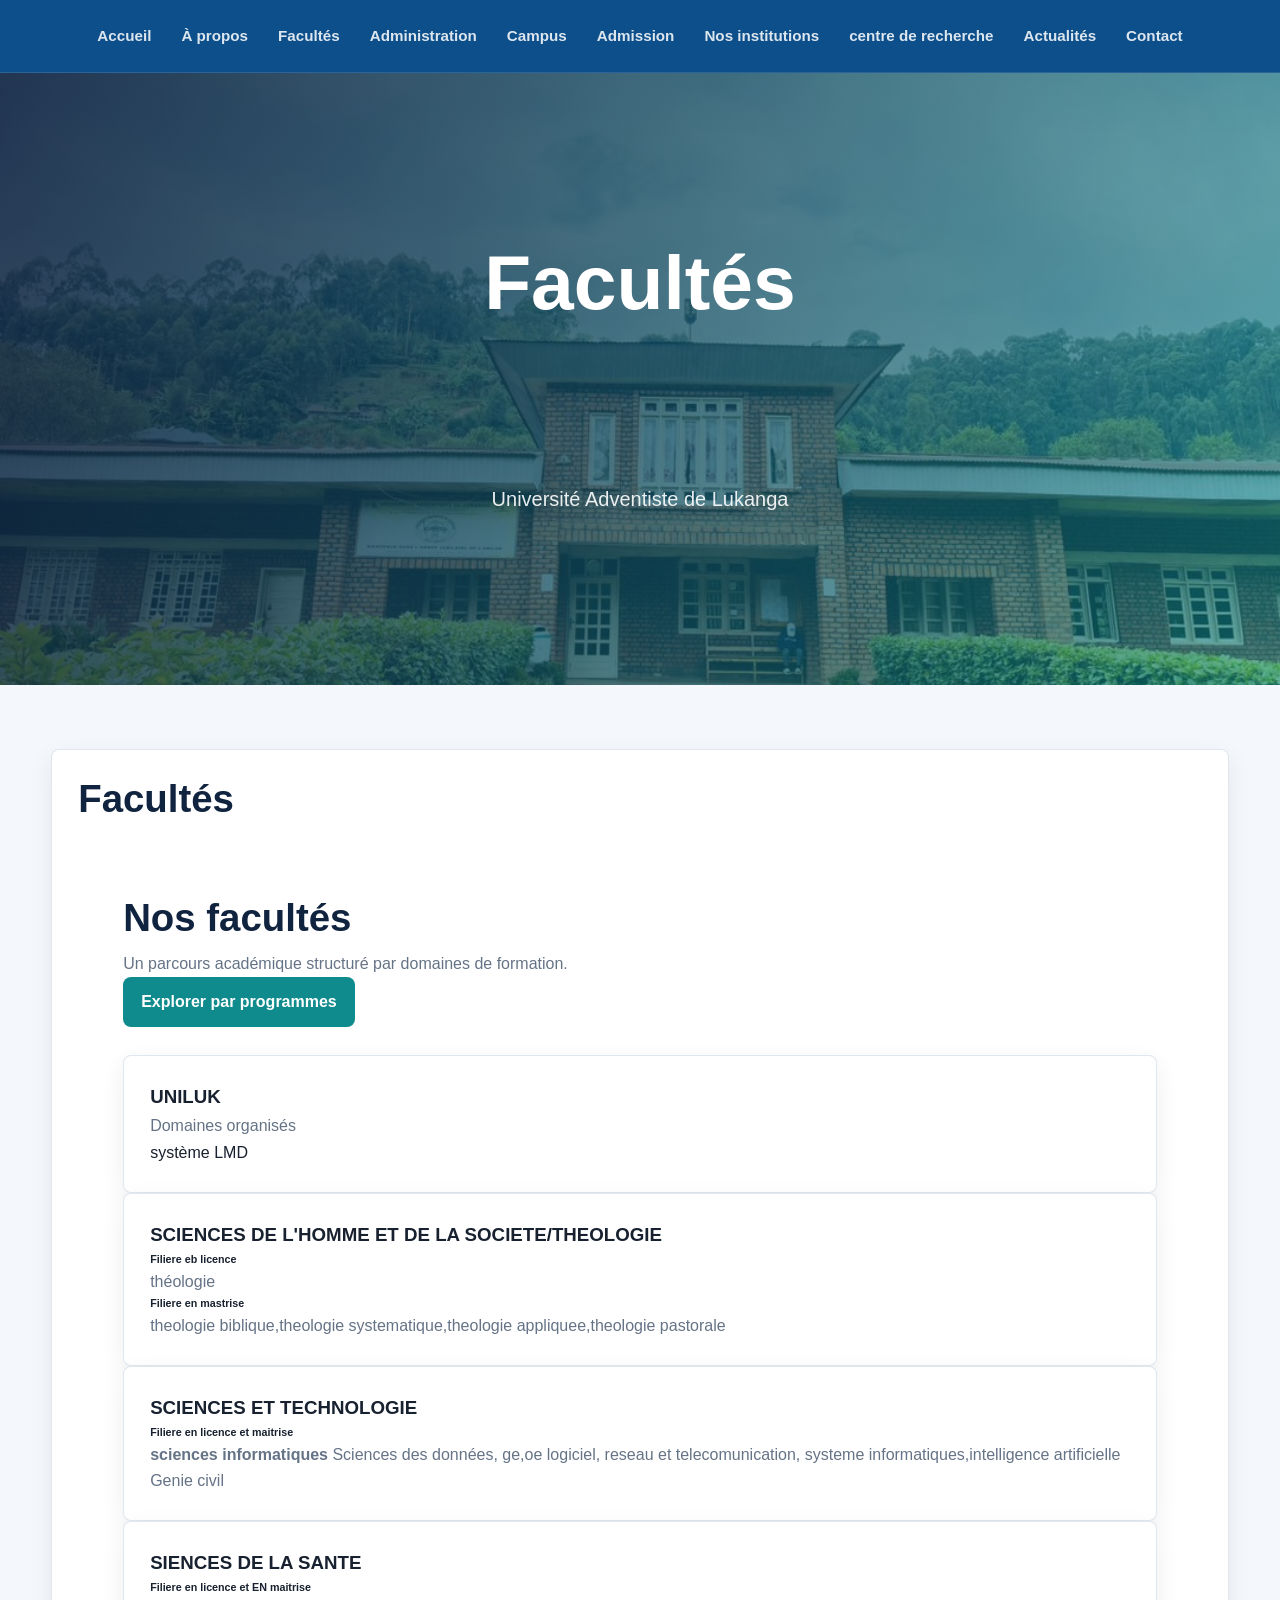
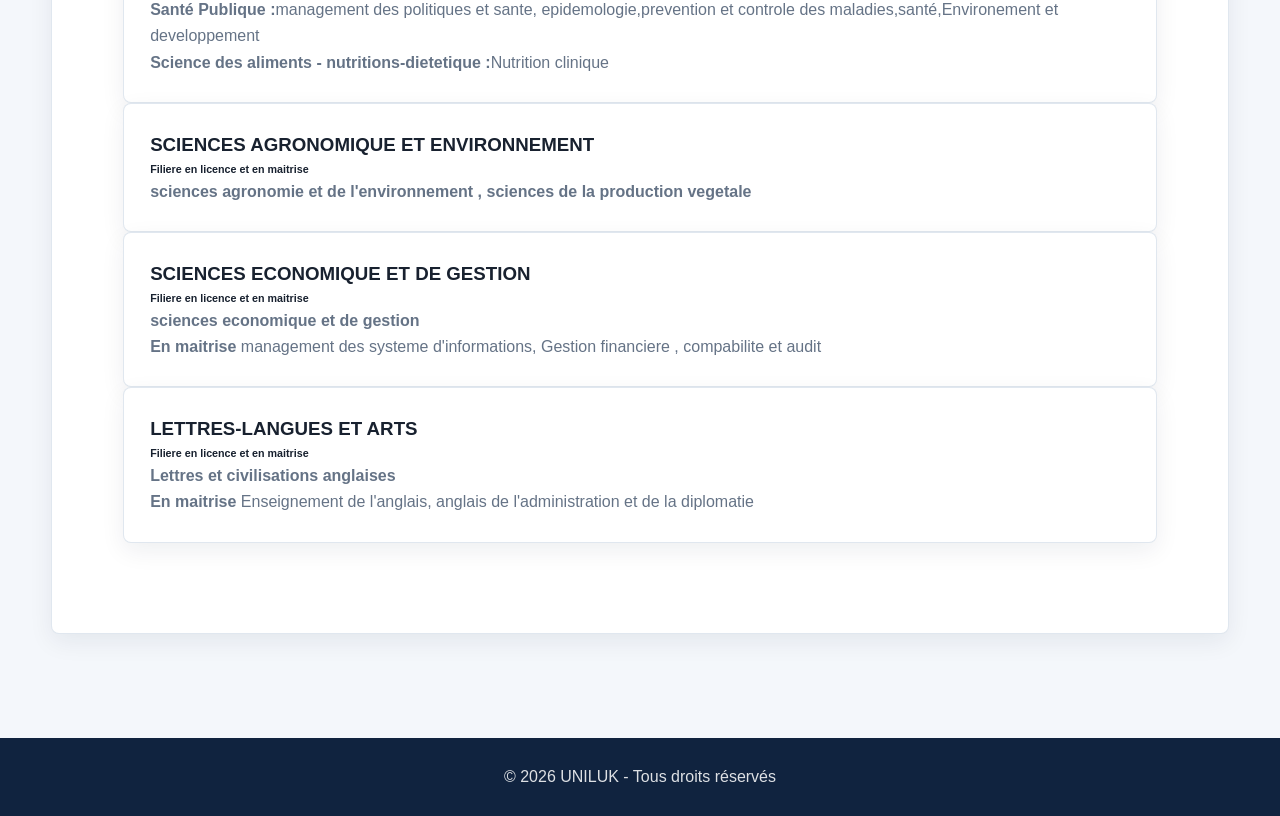
<file: faculties.html>
<!DOCTYPE html>
<html lang="fr">
<head>
<meta charset="UTF-8">
<meta name="viewport" content="width=device-width, initial-scale=1.0">
<title>Facultés & Formations - UNILUK</title>
<link rel="stylesheet" href="style.css">
</head>
<body>

<header>
<nav>

<a href="index.html">Accueil</a>
<a href="about.html">À propos</a>
<a href="faculties.html">Facultés</a>
<a href="administration.html">Administration</a>
<a href="campus.html">Campus</a>
<a href="admission.html">Admission</a>
<a href="instutition.html">Nos institutions</a>
<a href="centre.html">centre de recherche</a>
<a href="news.html">Actualités</a>
<a href="contact.html">Contact</a>

</nav>
</header>

<section class="hero page-hero">
<div style="position:absolute;inset:0;background: linear-gradient(115deg, rgba(16, 35, 63, 0.88), rgba(15, 139, 141, 0.58)), url('./uniluk.jpeg') center/cover; z-index:-1;"></div>
  <h1>Facultés</h1>
  <p>Université Adventiste de Lukanga</p>
</section>

<div class="container">
<div class="card">
<h2>Facultés</h2>
<section class="section" id="facultes">
      <div class="container">
        <div class="section-header">
          <div>
            <h2>Nos facultés</h2>
            <p>Un parcours académique structuré par domaines de formation.</p>
          </div>
          <div>
            <a class="btn" href="#programmes">Explorer par programmes</a>
          </div>
        </div>

        <div class="grid-3">
          <article class="card">
            <h3>UNILUK</h3>
            <p>Domaines organisés</p>
            <span>système LMD</span>
          </article>
          <article class="card">
            <h3>SCIENCES DE L'HOMME  ET DE LA SOCIETE/THEOLOGIE</h3>
            <h6>Filiere eb licence</h6>
            <p>théologie</p>
            <h6>Filiere en mastrise</h6>
            <p>theologie biblique,theologie systematique,theologie appliquee,theologie pastorale</p>
          </article>
          <article class="card">
            <h3>SCIENCES ET TECHNOLOGIE</h3>
            <h6>Filiere en licence et maitrise </h6>
            <p>
             <strong>sciences informatiques</strong> Sciences des données, ge,oe logiciel, reseau et telecomunication, systeme informatiques,intelligence artificielle
            </p>
            <p>Genie civil</p>
          </article>
          <article class="card">
            <h3>SIENCES DE LA SANTE</h3>
            <h6>Filiere en licence et EN maitrise</h6>
            <p>
             <strong>Santé Publique :</strong>management des politiques et sante, epidemologie,prevention et controle des maladies,santé,Environement et developpement
            </p>
            <p><strong>Science des aliments - nutritions-dietetique :</strong>Nutrition clinique</p>
          </article>
          <article class="card">
            <h3>SCIENCES AGRONOMIQUE ET ENVIRONNEMENT</h3>
            <h6>Filiere en licence et en maitrise</h6>
            <p>
              <strong>sciences agronomie et de l'environnement , sciences de la production vegetale</strong>
            </p>
          </article>
          <article class="card">
            <h3>SCIENCES ECONOMIQUE ET DE GESTION</h3>
            <h6>Filiere en licence et en maitrise</h6>
            <p>
              <strong>sciences economique et de gestion</strong>
            </p>
            <P><strong>En maitrise </strong> management des systeme d'informations, Gestion financiere , compabilite et audit</P>
          </article>
          <article class="card">
            <h3>LETTRES-LANGUES ET ARTS</h3>
            <h6>Filiere en licence et en maitrise</h6>
            <p>
              <strong>Lettres et civilisations anglaises</strong>
            </p>
            <P><strong>En maitrise </strong> Enseignement de l'anglais, anglais de l'administration et de la diplomatie</P>
          </article>
        </div>
      </div>
    </section>
</div>
</div>

<footer>
<p>© 2026 UNILUK - Tous droits réservés</p>
</footer>

<script src="script.js"></script>
</body>
</html>
</file>
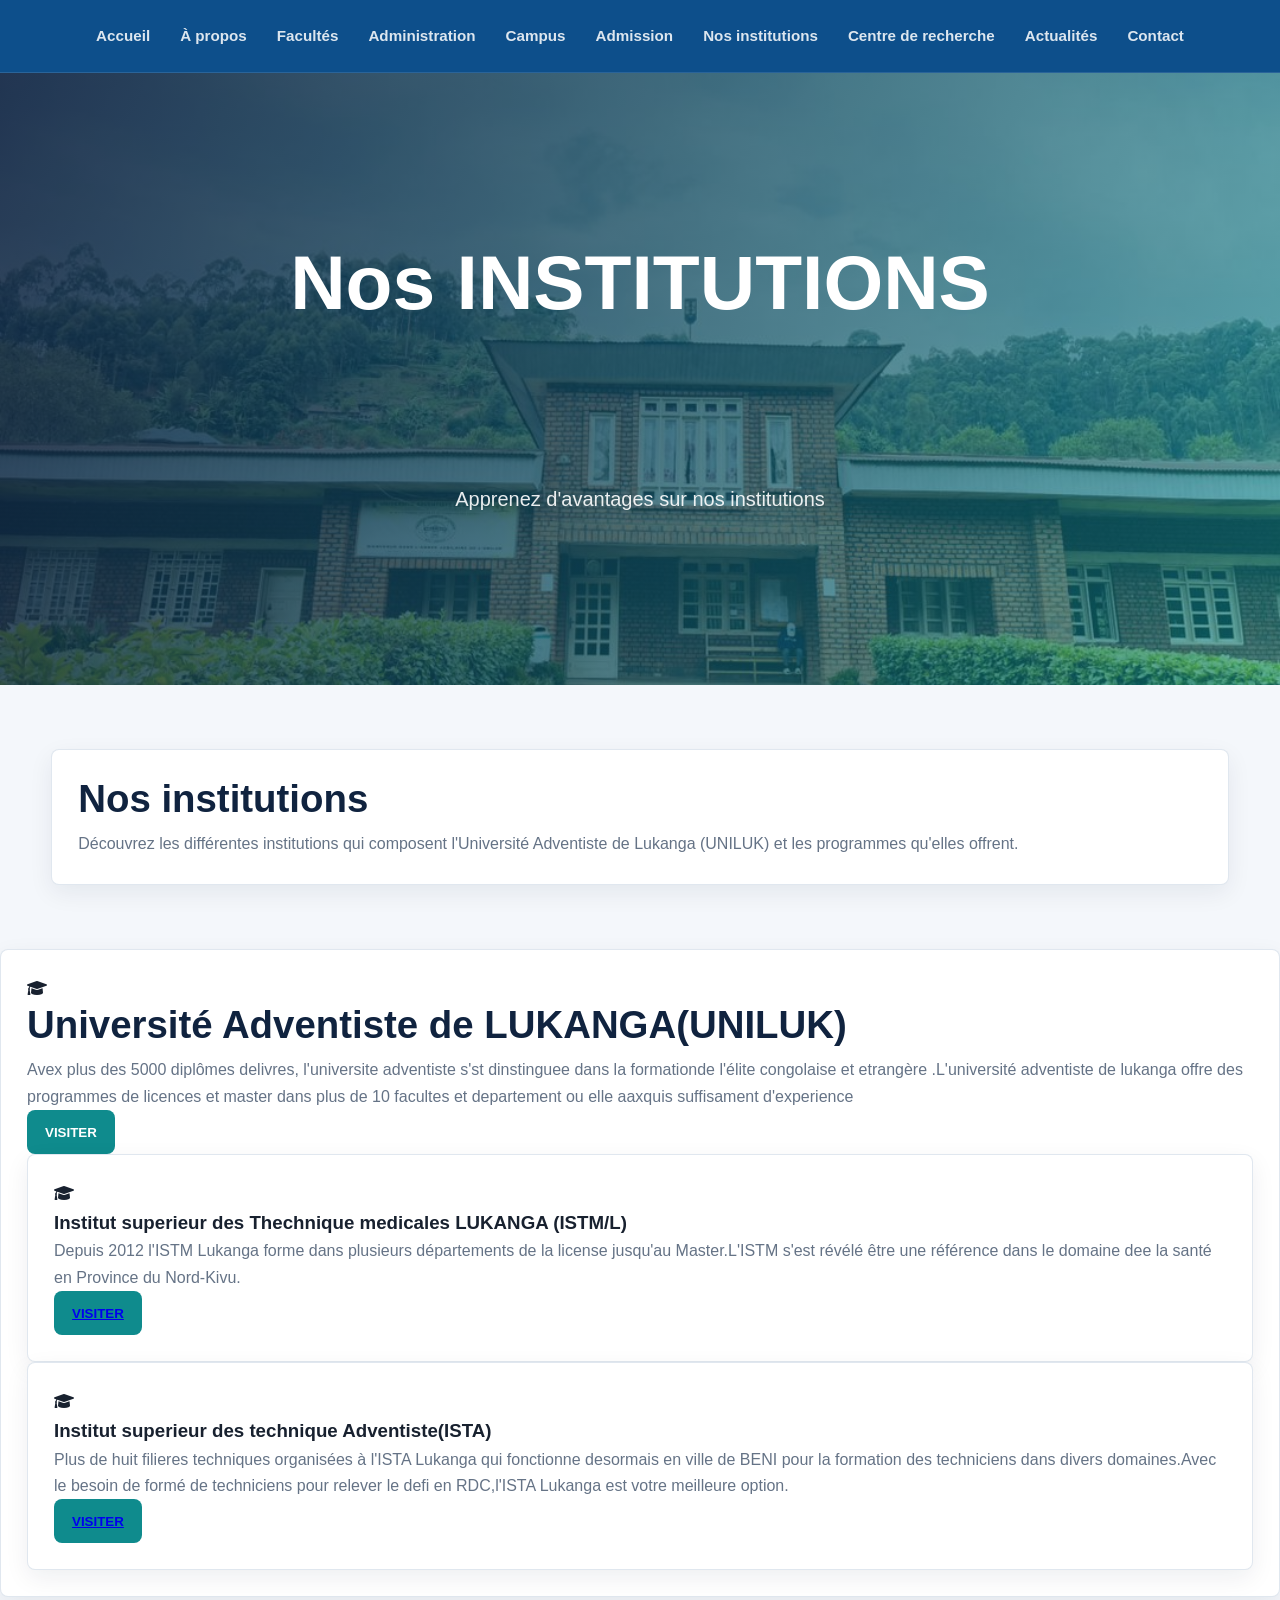
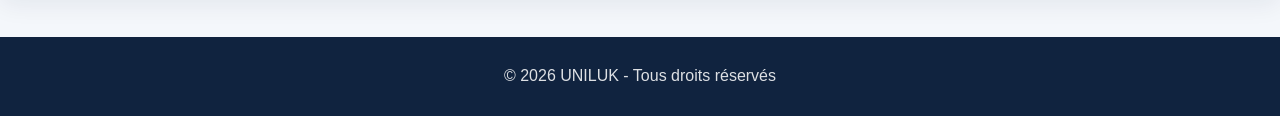
<file: instutition.html>
<!DOCTYPE html>
<html lang="fr">
<head>
<meta charset="UTF-8">
<meta name="viewport" content="width=device-width, initial-scale=1.0">
<title>Campus & Vie - UNILUK</title>
<link rel="stylesheet" href="style.css">
<link rel="stylesheet" href="https://cdnjs.cloudflare.com/ajax/libs/font-awesome/6.0.0-beta3/css/all.min.css">

</head>
<body>

<header>
<nav>

<a href="index.html">Accueil</a>
<a href="about.html">À propos</a>
<a href="faculties.html">Facultés</a>
<a href="administration.html">Administration</a>
<a href="campus.html">Campus</a>
<a href="admission.html">Admission</a>
<a href="instutition.html">Nos institutions</a>
<a href="centre.html">Centre de recherche</a>
<a href="news.html">Actualités</a>
<a href="contact.html">Contact</a>

</nav>
</header>

<section class="hero page-hero">
<div style="position:absolute;inset:0;background: linear-gradient(115deg, rgba(16, 35, 63, 0.88), rgba(15, 139, 141, 0.58)), url('./uniluk.jpeg') center/cover; z-index:-1;"></div>
  <h1>Nos INSTITUTIONS</h1>
  <p>Apprenez d'avantages sur nos institutions</p>
</section>

<div class="container">
<div class="card">
<h2>Nos institutions</h2>
<p>Découvrez les différentes institutions qui composent l'Université Adventiste de Lukanga (UNILUK) et les programmes qu'elles offrent.</p>
</div>
</div>

    <section class="section" id="programmes">
      
            
        </div>

        <div class="grid-3">
          
          <div class="card">
            <i class="fa-solid fa-graduation-cap"></i>
            <h2>Université Adventiste de LUKANGA(UNILUK)</h2>
            <p> Avex plus des 5000 diplômes delivres, l'universite adventiste s'st dinstinguee dans la formationde l'élite congolaise et etrangère .L'université adventiste de lukanga offre des programmes de licences et master dans plus de 10 facultes et departement ou elle aaxquis suffisament d'experience</p>
            <button id="btn">VISITER</button>
          </article>
          <article class="card">
            <i class="fa-solid fa-graduation-cap"></i>
            <h3>Institut superieur des Thechnique medicales LUKANGA (ISTM/L)</h3>
            <p>
              Depuis 2012 l'ISTM Lukanga forme dans plusieurs départements de la license jusqu'au Master.L'ISTM s'est révélé être une référence dans le domaine dee la santé en Province du Nord-Kivu.
            </p>
            <button id="btn" ><a href="istm.html">VISITER</a></button>
          </article>
          <article class="card">
            <i class="fa-solid fa-graduation-cap"></i>
            <h3>Institut superieur des technique Adventiste(ISTA)</h3>
            <p>
              Plus de huit filieres techniques organisées à l'ISTA Lukanga qui fonctionne desormais en ville de BENI pour la formation des techniciens dans divers domaines.Avec le besoin de formé de techniciens pour relever le defi en RDC,l'ISTA Lukanga est votre meilleure option.
            </p>
            <button id="btn"><a href="ista.html">VISITER</a></button>
          </article>
          
</div>

<footer>
<p>© 2026 UNILUK - Tous droits réservés</p>
</footer>

<script src="script.js"></script>
</body>
</html>
</file>
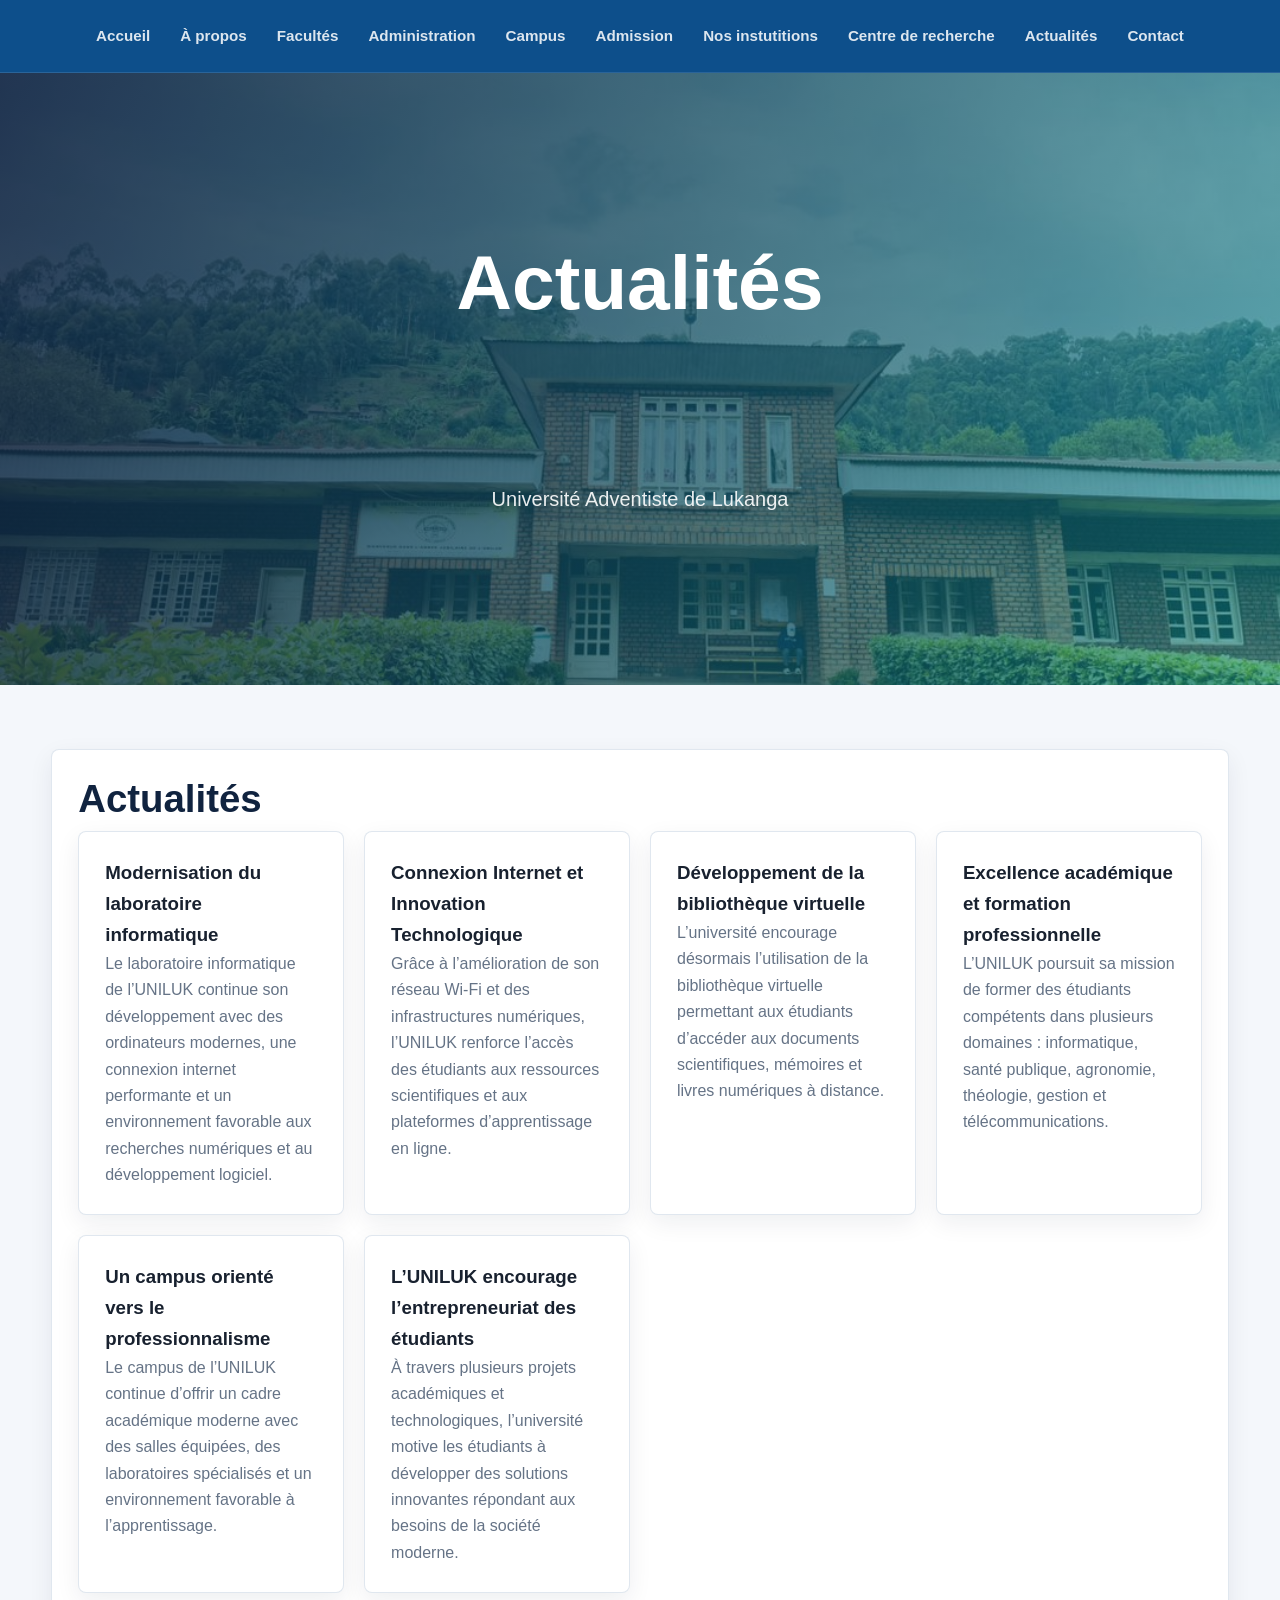
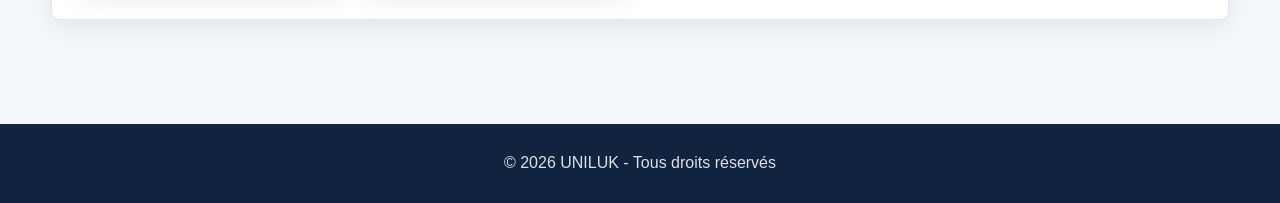
<file: news.html>
<!DOCTYPE html>
<html lang="fr">
<head>
<meta charset="UTF-8">
<meta name="viewport" content="width=device-width, initial-scale=1.0">
<title>Sport & Activités - UNILUK</title>
<link rel="stylesheet" href="style.css">
</head>
<body>

<header>
<nav>

<a href="index.html">Accueil</a>
<a href="about.html">À propos</a>
<a href="faculties.html">Facultés</a>
<a href="administration.html">Administration</a>
<a href="campus.html">Campus</a>
<a href="admission.html">Admission</a>
<a href="instutition.html">Nos instutitions</a>
<a href="centre.html">Centre de recherche</a>
<a href="news.html">Actualités</a>
<a href="contact.html">Contact</a>

</nav>
</header>

<section class="hero page-hero">
<div style="position:absolute;inset:0;background: linear-gradient(115deg, rgba(16, 35, 63, 0.88), rgba(15, 139, 141, 0.58)), url('./uniluk.jpeg') center/cover; z-index:-1;"></div>
  <h1>Actualités</h1>
  <p>Université Adventiste de Lukanga</p>
</section>

<div class="container">
  <div class="card">
    <h2>Actualités</h2>
    <div class="grid" style="grid-template-columns: repeat(auto-fit, minmax(250px, 1fr));">
      <article class="card" style="margin:0;">
        <h3>Modernisation du laboratoire informatique</h3>
        <p>
          Le laboratoire informatique de l’UNILUK continue son développement avec des ordinateurs modernes, une connexion internet performante et un environnement favorable aux recherches numériques et au développement logiciel.
        </p>
      </article>

      <article class="card" style="margin:0;">
        <h3>Connexion Internet et Innovation Technologique</h3>
        <p>
          Grâce à l’amélioration de son réseau Wi-Fi et des infrastructures numériques, l’UNILUK renforce l’accès des étudiants aux ressources scientifiques et aux plateformes d’apprentissage en ligne.
        </p>
      </article>

      <article class="card" style="margin:0;">
        <h3>Développement de la bibliothèque virtuelle</h3>
        <p>
          L’université encourage désormais l’utilisation de la bibliothèque virtuelle permettant aux étudiants d’accéder aux documents scientifiques, mémoires et livres numériques à distance.
        </p>
      </article>

      <article class="card" style="margin:0;">
        <h3>Excellence académique et formation professionnelle</h3>
        <p>
          L’UNILUK poursuit sa mission de former des étudiants compétents dans plusieurs domaines : informatique, santé publique, agronomie, théologie, gestion et télécommunications.
        </p>
      </article>

      <article class="card" style="margin:0;">
        <h3>Un campus orienté vers le professionnalisme</h3>
        <p>
          Le campus de l’UNILUK continue d’offrir un cadre académique moderne avec des salles équipées, des laboratoires spécialisés et un environnement favorable à l’apprentissage.
        </p>
      </article>

      <article class="card" style="margin:0;">
        <h3>L’UNILUK encourage l’entrepreneuriat des étudiants</h3>
        <p>
          À travers plusieurs projets académiques et technologiques, l’université motive les étudiants à développer des solutions innovantes répondant aux besoins de la société moderne.
        </p>
      </article>
    </div>
  </div>
</div>


<footer>
<p>© 2026 UNILUK - Tous droits réservés</p>
</footer>

<script src="script.js"></script>
</body>
</html>
</file>
<file: style.css>
* {
  margin: 0;
  padding: 0;
  box-sizing: border-box;
  scroll-behavior: smooth;
}

:root {
  --primary: #10233f;
  --primary-2: #16385f;
  --secondary: #0f8b8d;
  --accent: #f2b84b;
  --coral: #e76f51;
  --ink: #18212f;
  --muted: #657386;
  --line: #d9e2ec;
  --light: #f4f7fb;
  --white: #ffffff;
  --shadow: 0 18px 45px rgba(16, 35, 63, 0.12);
}

body {
  font-family: "Segoe UI", Arial, sans-serif;
  background: var(--light);
  color: var(--ink);
  line-height: 1.65;
  overflow-x: hidden;
}

img {
  max-width: 100%;
  display: block;
}

::-webkit-scrollbar {
  width: 10px;
}

::-webkit-scrollbar-track {
  background: #edf2f7;
}

::-webkit-scrollbar-thumb {
  background: var(--secondary);
  border-radius: 999px;
}

header {
  background: #0d4f8b;
  border-bottom: 1px solid rgba(255, 255, 255, 0.12);
  position: sticky;
  top: 0;
  z-index: 20;
  backdrop-filter: blur(14px);
}

.topbar,
header.header,
.navbar {
  position: sticky;
  top: 0;
  z-index: 20;
  backdrop-filter: blur(10px);
}
   

nav {
  width: min(1180px, 92%);
  margin: 0 auto;
  min-height: 72px;
  display: flex;
  justify-content: center;
  align-items: center;
  gap: 6px;
  flex-wrap: wrap;
}

nav a {
  color: rgba(255, 255, 255, 0.86);
  text-decoration: none;
  font-weight: 700;
  font-size: 0.95rem;
  padding: 10px 12px;
  border-radius: 999px;
  transition: color 0.2s ease, background 0.2s ease, transform 0.2s ease;
}

nav a:hover,
nav a.active {
  color: var(--white);
  background: rgba(255, 255, 255, 0.13);
  transform: translateY(-1px);
}
#Campus {
  scroll-margin-top: 80px;
  background: linear-gradient(115deg, rgba(16, 35, 63, 0.88), rgba(15, 139, 141, 0.58)), url('./Campus.jpeg') center/cover;
  min-height: 68vh;
  display: grid;
  place-items: center;
  color: var(--white);
  text-align: center;
  padding: 96px 20px;

}


.hero {
  min-height: 68vh;
  display: grid;
  place-items: center;
  color: var(--white);
  text-align: center;
  padding: 96px 20px;
  background:
    linear-gradient(115deg, rgba(16, 35, 63, 0.88), rgba(15, 139, 141, 0.58)),
    url("./uniluk.jpeg") center/cover;
}

.hero h1 {
  width: min(900px, 100%);
  font-size: clamp(2.4rem, 6vw, 4.8rem);
  line-height: 1.05;
  letter-spacing: 0;
  margin-bottom: 14px;
}

.hero p {
  width: min(720px, 100%);
  margin: 0 auto;
  color: rgba(255, 255, 255, 0.9);
  font-size: clamp(1rem, 2vw, 1.25rem);
}

.page-hero {
  position: relative;
  overflow: hidden;
}

.hero-content {
  width: min(980px, 100%);
}

.eyebrow {
  display: inline-flex;
  align-items: center;
  gap: 8px;
  margin-bottom: 18px;
  padding: 7px 12px;
  border: 1px solid rgba(255, 255, 255, 0.35);
  border-radius: 999px;
  color: rgba(255, 255, 255, 0.92);
  font-size: 0.82rem;
  font-weight: 800;
  text-transform: uppercase;
  letter-spacing: 0.08em;
}

.hero-actions {
  display: flex;
  justify-content: center;
  flex-wrap: wrap;
  gap: 12px;
  margin-top: 28px;
}

.btn,
button {
  display: inline-flex;
  align-items: center;
  justify-content: center;
  min-height: 44px;
  background: var(--secondary);
  color: var(--white);
  border: none;
  padding: 12px 18px;
  border-radius: 8px;
  cursor: pointer;
  text-decoration: none;
  font-weight: 800;
  transition: transform 0.2s ease, background 0.2s ease, box-shadow 0.2s ease;
}

.btn:hover,
button:hover {
  background: #0c7779;
  transform: translateY(-1px);
  box-shadow: 0 12px 24px rgba(15, 139, 141, 0.22);
}

.btn.secondary {
  background: rgba(255, 255, 255, 0.14);
  border: 1px solid rgba(255, 255, 255, 0.38);
}

.btn.secondary:hover {
  background: rgba(255, 255, 255, 0.24);
}

.container {
  width: min(1180px, 92%);
  margin: auto;
  padding: 64px 0;
}

.section-header {
  width: min(760px, 100%);
  margin-bottom: 28px;
}

.section-header h2,
.card h2 {
  color: var(--primary);
  font-size: clamp(1.7rem, 3vw, 2.45rem);
  line-height: 1.18;
  margin-bottom: 10px;
}

.section-header p,
.card p {
  color: var(--muted);
}

.grid {
  display: grid;
  grid-template-columns: repeat(auto-fit, minmax(250px, 1fr));
  gap: 20px;
}

.card {
  background: var(--white);
  padding: 26px;
  border: 1px solid rgba(217, 226, 236, 0.8);
  border-radius: 8px;
  transition: transform 0.25s ease, box-shadow 0.25s ease, border-color 0.25s ease;
  box-shadow: 0 8px 24px rgba(16, 35, 63, 0.07);
}

.card:hover {
  transform: translateY(-5px);
  border-color: rgba(15, 139, 141, 0.28);
  box-shadow: var(--shadow);
}

.feature-card {
  display: flex;
  flex-direction: column;
  gap: 12px;
}

.icon-badge {
  width: 44px;
  height: 44px;
  display: grid;
  place-items: center;
  border-radius: 8px;
  background: rgba(15, 139, 141, 0.11);
  color: var(--secondary);
  font-weight: 900;
}

.split {
  display: grid;
  grid-template-columns: minmax(0, 1.1fr) minmax(280px, 0.9fr);
  gap: 28px;
  align-items: stretch;
}

.panel {
  background: var(--white);
  border: 1px solid rgba(217, 226, 236, 0.9);
  border-radius: 8px;
  padding: 30px;
  box-shadow: 0 8px 24px rgba(16, 35, 63, 0.07);
}

.highlight-panel {
  background: linear-gradient(135deg, var(--primary), var(--primary-2));
  color: var(--white);
}

.highlight-panel p,
.highlight-panel li {
  color: rgba(255, 255, 255, 0.82);
}

.highlight-panel h2,
.highlight-panel h3 {
  color: var(--white);
}

.stats {
  display: grid;
  grid-template-columns: repeat(3, 1fr);
  gap: 14px;
  margin-top: 28px;
}

.stat {
  padding: 18px;
  background: rgba(255, 255, 255, 0.11);
  border: 1px solid rgba(255, 255, 255, 0.14);
  border-radius: 8px;
}

.stat strong {
  display: block;
  color: var(--accent);
  font-size: 1.75rem;
  line-height: 1;
  margin-bottom: 6px;
}

.list {
  display: grid;
  gap: 14px;
  list-style: none;
}

.list li {
  position: relative;
  padding-left: 24px;
  color: var(--muted);
}

.list li::before {
  content: "";
  position: absolute;
  left: 0;
  top: 0.72em;
  width: 9px;
  height: 9px;
  border-radius: 50%;
  background: var(--coral);
}

.team {
  display: grid;
  grid-template-columns: repeat(auto-fit, minmax(220px, 1fr));
  gap: 18px;
}

.person {
  background: var(--white);
  border: 1px solid rgba(217, 226, 236, 0.9);
  border-radius: 8px;
  padding: 22px;
}

.person span {
  display: inline-block;
  margin-bottom: 8px;
  color: var(--secondary);
  font-weight: 800;
  font-size: 0.82rem;
  text-transform: uppercase;
  letter-spacing: 0.06em;
}

.person h3 {
  color: var(--primary);
  line-height: 1.2;
  margin-bottom: 8px;
}

.callout {
  display: flex;
  align-items: center;
  justify-content: space-between;
  gap: 18px;
  padding: 26px;
  background: var(--primary);
  color: var(--white);
  border-radius: 8px;
}

.callout p {
  color: rgba(255, 255, 255, 0.82);
}

table {
  width: 100%;
  border-collapse: collapse;
  background: var(--white);
  border-radius: 8px;
  overflow: hidden;
  box-shadow: 0 8px 24px rgba(16, 35, 63, 0.07);
}

th,
td {
  padding: 15px;
  border: 1px solid var(--line);
  text-align: left;
}

th {
  background: var(--primary);
  color: var(--white);
}

form {
  display: flex;
  flex-direction: column;
  gap: 15px;
}

input,
textarea,
select {
  padding: 12px 14px;
  border-radius: 8px;
  border: 1px solid #c8d3df;
  font: inherit;
}

input:focus,
textarea:focus,
select:focus {
  outline: 3px solid rgba(15, 139, 141, 0.18);
  border-color: var(--secondary);
}

.gallery {
  display: grid;
  grid-template-columns: repeat(auto-fit, minmax(250px, 1fr));
  gap: 20px;
}

.gallery img {
  width: 100%;
  aspect-ratio: 4 / 3;
  object-fit: cover;
  border-radius: 8px;
  box-shadow: 0 8px 24px rgba(16, 35, 63, 0.09);
}

.back-to-top {
  position: fixed;
  right: 20px;
  bottom: 20px;
  width: 46px;
  height: 46px;
  border-radius: 999px;
  padding: 0;
  z-index: 30;
  display: none;
  box-shadow: 0 14px 28px rgba(16, 35, 63, 0.18);
}

footer {
  background: var(--primary);
  color: rgba(255, 255, 255, 0.86);
  text-align: center;
  padding: 26px 20px;
  margin-top: 40px;
}

@media (max-width: 820px) {
  nav {
    justify-content: flex-start;
    overflow-x: auto;
    flex-wrap: nowrap;
    min-height: 64px;
    padding: 10px 0;
  }

  nav a {
    white-space: nowrap;
  }

  .hero {
    min-height: 58vh;
    padding: 78px 18px;
  }

  .container {
    padding: 44px 0;
  }

  .split,
  .stats {
    grid-template-columns: 1fr;
  }

  .callout {
    align-items: flex-start;
    flex-direction: column;
  }
}

@media (max-width: 520px) {
  .card,
  .panel,
  .person,
  .callout {
    padding: 20px;
  }

  .hero-actions {
    align-items: stretch;
    flex-direction: column;
  }

  .btn {
    width: 100%;
  }

 
  .admission-form .grid {
    grid-template-columns: 1fr !important;
  }

  .admission-form fieldset {
    padding: 12px !important;
  }
}


.admission-form .grid {
  grid-template-columns: 1fr;
}


.admission-form fieldset legend {
  text-align: left;
}
</file>
